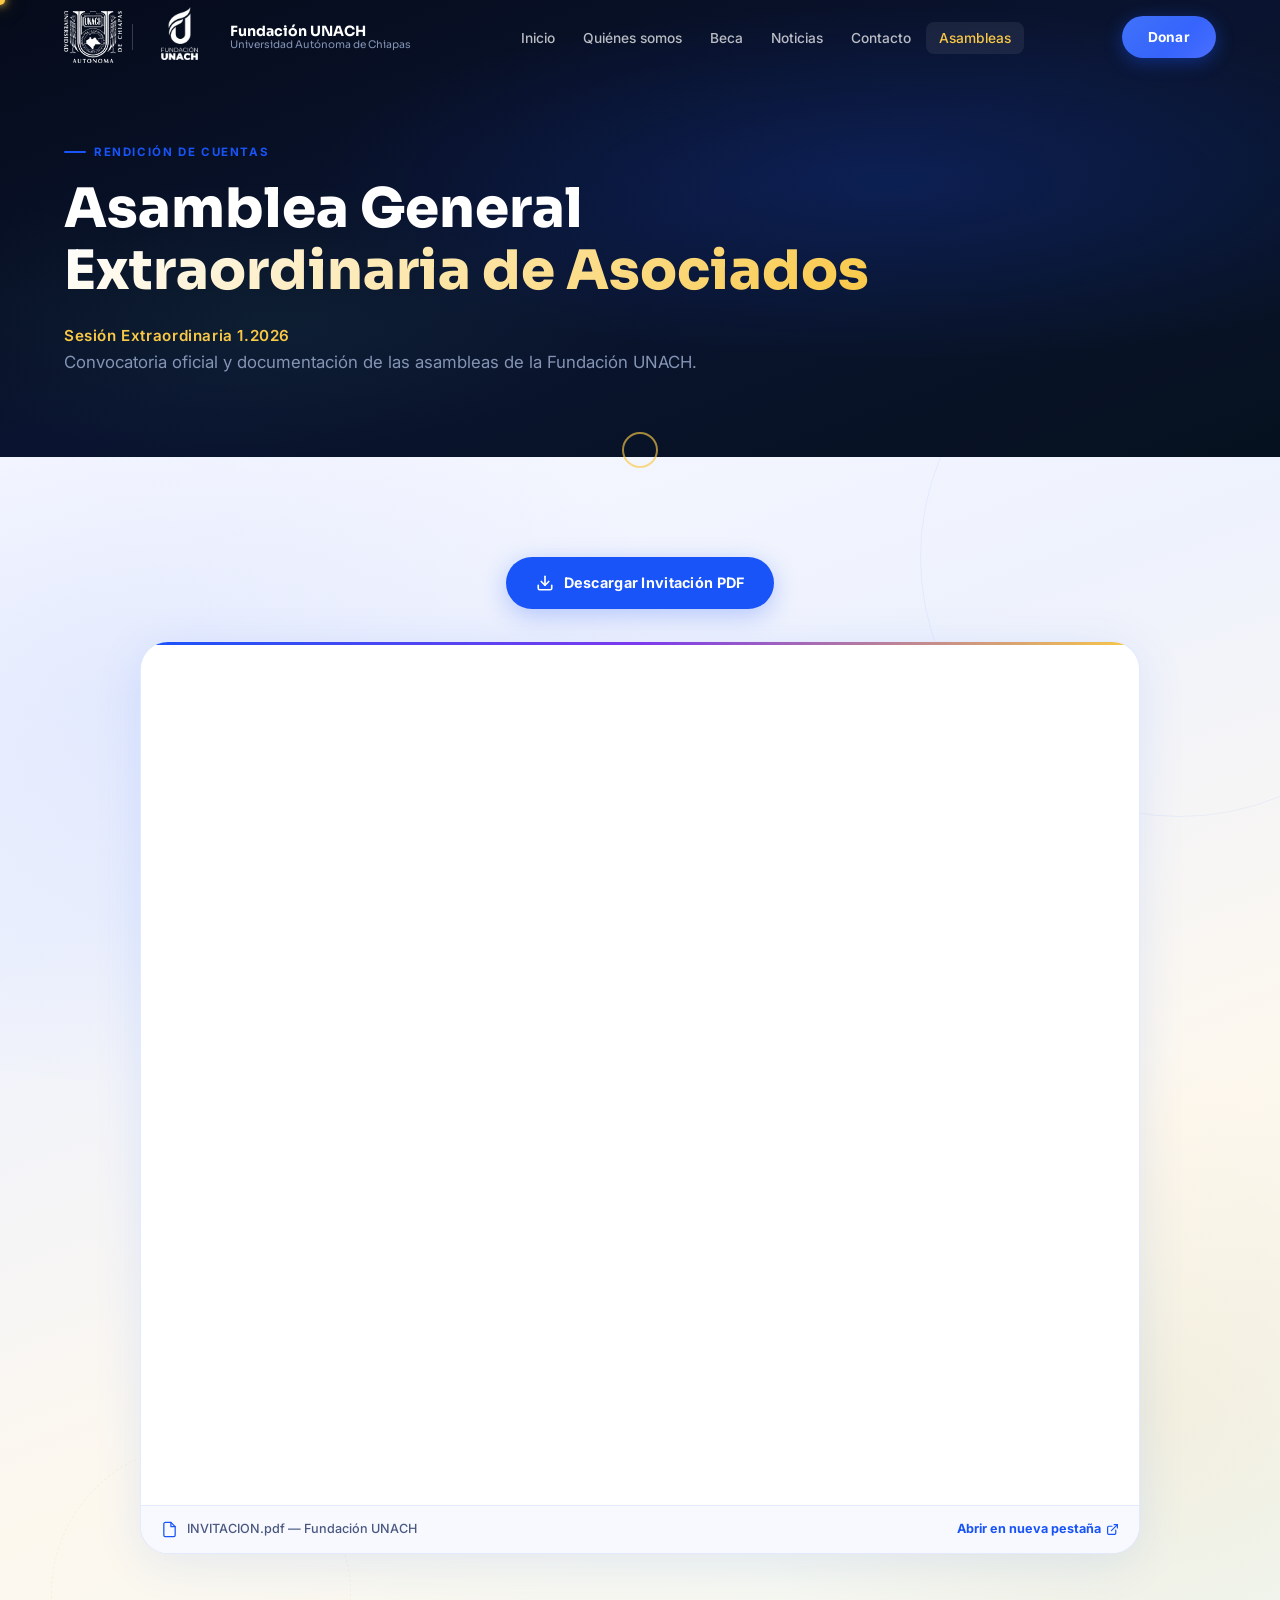
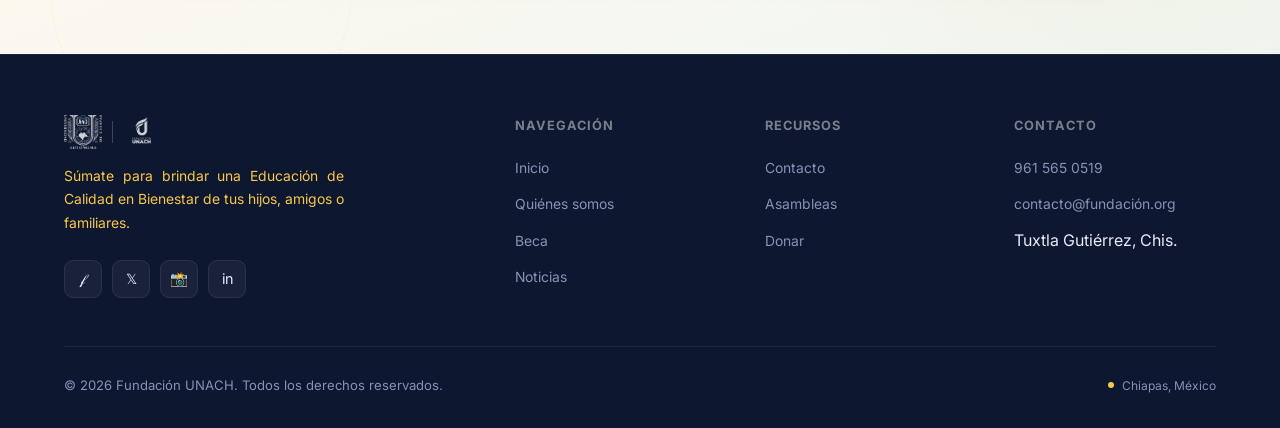
<file: asambleas.html>
<!DOCTYPE html>
<html lang="es">
<head>
  <meta charset="UTF-8" />
  <meta name="viewport" content="width=device-width, initial-scale=1.0" />
  <link rel="icon" type="image/png" href="img/ico.png" />
  <meta name="description" content="Asambleas y Transparencia – Fundación UNACH. Documentos oficiales, actas, estatutos, informes anuales y estados financieros." />
  <title>Asambleas – Fundación UNACH</title>
  <link rel="preconnect" href="https://fonts.googleapis.com" />
  <link rel="preconnect" href="https://fonts.gstatic.com" crossorigin />
  <link href="https://fonts.googleapis.com/css2?family=Inter:wght@300;400;500;600;700;800;900&family=Sora:wght@300;400;600;700;800&display=swap" rel="stylesheet" />
  <link rel="stylesheet" href="styles.css" />
  <style>
    /* ── Asambleas — single light-bg section ──────────────── */
    #asambleas-main {
      padding: 100px 0;
      background:
        radial-gradient(ellipse 80% 60% at 10% 20%, rgba(24,84,248,.07) 0%, transparent 55%),
        radial-gradient(ellipse 60% 55% at 90% 80%, rgba(201,151,42,.09) 0%, transparent 55%),
        radial-gradient(ellipse 50% 40% at 50% 50%, rgba(46,125,82,.04) 0%, transparent 60%),
        linear-gradient(160deg, #f8f9ff 0%, #eef2fd 30%, #fdf8ee 65%, #f0f7f3 100%);
      position: relative; overflow: hidden;
    }
    #asambleas-main .section-tag          { color: var(--clr-primary); }
    #asambleas-main .section-tag::before  { background: var(--clr-primary); }
    #asambleas-main .section-title        { color: #0d1730; }
    #asambleas-main .section-lead         { color: #4a5880; }
    #asambleas-main .grad-text {
      background: linear-gradient(135deg, var(--clr-primary) 0%, #7c3aed 100%);
      -webkit-background-clip: text; background-clip: text; -webkit-text-fill-color: transparent;
    }
    /* Decorative floating rings */
    #asambleas-main::before {
      content: ''; position: absolute;
      width: 520px; height: 520px; border-radius: 50%;
      border: 1px solid rgba(24,84,248,.06); top: -160px; right: -160px;
      animation: asm-spin 60s linear infinite; pointer-events: none;
    }
    #asambleas-main::after {
      content: ''; position: absolute;
      width: 300px; height: 300px; border-radius: 50%;
      border: 1px dashed rgba(201,151,42,.09); bottom: -90px; left: 4%;
      animation: asm-spin-r 44s linear infinite; pointer-events: none;
    }
    @keyframes asm-spin   { to { transform: rotate(360deg);  } }
    @keyframes asm-spin-r { to { transform: rotate(-360deg); } }

    /* Section header */
    .asm-head {
      text-align: center; max-width: 620px; margin: 0 auto 72px;
      position: relative; z-index: 1;
    }
    .asm-head .section-lead { margin-top: 14px; }

    /* Two-column grid */
    .asm-grid { display: none; }

    /* ── Left: info cards + CTA ── */
    .asm-cards { display: flex; flex-direction: column; gap: 14px; margin-bottom: 32px; }
    .asm-card {
      display: flex; gap: 16px; align-items: flex-start;
      padding: 20px 22px; border-radius: var(--radius-md);
      background: rgba(255,255,255,.72); border: 1px solid rgba(24,84,248,.12);
      box-shadow: 0 4px 20px rgba(24,84,248,.07);
      -webkit-backdrop-filter: blur(12px); backdrop-filter: blur(12px);
      transition: transform .3s var(--ease-out), box-shadow .3s;
    }
    .asm-card:hover { transform: translateY(-3px); box-shadow: 0 8px 32px rgba(24,84,248,.12); }
    .asm-card-icon {
      width: 46px; height: 46px; flex-shrink: 0; border-radius: 12px;
      background: rgba(24,84,248,.08); border: 1px solid rgba(24,84,248,.15);
      display: flex; align-items: center; justify-content: center;
    }
    .asm-card-icon svg { width: 20px; height: 20px; stroke: var(--clr-primary); stroke-width: 1.85; fill: none; stroke-linecap: round; stroke-linejoin: round; }
    .asm-card-icon.gold  { background: rgba(249,200,70,.12); border-color: rgba(249,200,70,.25); }
    .asm-card-icon.gold svg  { stroke: #c9972a; }
    .asm-card-icon.green { background: rgba(46,125,82,.1);  border-color: rgba(46,125,82,.22); }
    .asm-card-icon.green svg { stroke: #2e7d52; }
    .asm-card-body h4 { font-size: .88rem; font-weight: 700; color: #0d1730; margin-bottom: 5px; }
    .asm-card-body p  { font-size: .79rem; color: #4a5880; line-height: 1.6; }

    /* Download button */
    .asm-dl-btn {
      display: inline-flex; align-items: center; gap: 10px;
      padding: 14px 30px; border-radius: 100px;
      background: var(--clr-primary); color: #fff;
      font-size: .9rem; font-weight: 700; letter-spacing: .02em;
      text-decoration: none;
      box-shadow: 0 6px 24px rgba(24,84,248,.28);
      transition: transform .3s var(--ease-out), box-shadow .3s;
    }
    .asm-dl-btn:hover { transform: translateY(-3px); box-shadow: 0 12px 36px rgba(24,84,248,.4); }
    .asm-dl-btn svg { width: 18px; height: 18px; stroke: #fff; stroke-width: 2.2; fill: none; stroke-linecap: round; stroke-linejoin: round; }

    /* ── Right: PDF viewer card ── */
    .asm-pdf-wrap {
      border-radius: var(--radius-lg); overflow: hidden;
      border: 1px solid rgba(24,84,248,.12);
      box-shadow: 0 8px 48px rgba(24,84,248,.1), 0 0 0 1px rgba(255,255,255,.7) inset;
      background: #fff; position: relative; z-index: 1;
      max-width: 1000px; margin: 0 auto;
    }
    .asm-pdf-bar {
      height: 3px;
      background: linear-gradient(90deg, var(--clr-primary) 0%, #7c3aed 50%, var(--clr-gold) 100%);
    }
    .asm-pdf-wrap iframe { width: 100%; height: 860px; border: none; display: block; }
    .asm-pdf-footer {
      display: flex; align-items: center; justify-content: space-between;
      padding: 13px 20px; background: rgba(248,249,255,.96);
      border-top: 1px solid rgba(24,84,248,.08); gap: 12px;
    }
    .asm-pdf-fname {
      display: flex; align-items: center; gap: 9px;
    }
    .asm-pdf-fname svg { width: 17px; height: 17px; stroke: var(--clr-primary); stroke-width: 1.8; fill: none; stroke-linecap: round; stroke-linejoin: round; }
    .asm-pdf-fname span { font-size: .79rem; color: #4a5880; font-weight: 500; }
    .asm-pdf-open {
      font-size: .79rem; color: var(--clr-primary); font-weight: 700;
      text-decoration: none; display: flex; align-items: center; gap: 5px; white-space: nowrap;
    }
    .asm-pdf-open:hover { text-decoration: underline; }
    .asm-pdf-open svg { width: 13px; height: 13px; stroke: var(--clr-primary); stroke-width: 2.2; fill: none; stroke-linecap: round; stroke-linejoin: round; }

    /* Responsive */
    @media (max-width: 1024px) {
      .asm-grid { grid-template-columns: 1fr; gap: 36px; }
      .asm-pdf-wrap iframe { height: 600px; }
    }
    @media (max-width: 640px) {
      .asm-pdf-wrap iframe { height: 420px; }
      .asm-dl-btn { width: 100%; justify-content: center; }
    }
  </style>
</head>
<body>
  <div id="cursor-dot"></div>
  <div id="cursor-ring"></div>

  <!-- NAVBAR -->
  <nav id="navbar">
    <div class="container">
      <div class="nav-inner">
        <a href="index.html" class="nav-brand">
          <div class="nav-brand-logos">
            <img src="img/UNACH.png" alt="UNACH" />
            <div class="nav-brand-sep"></div>
            <img src="img/logofun.png" alt="Fundación UNACH" />
          </div>
          <div class="nav-name">Fundación UNACH <span>Universidad Autónoma de Chiapas</span></div>
        </a>
        <ul class="nav-links">
          <li><a href="index.html">Inicio</a></li>
          <li><a href="quienes-somos.html">Quiénes somos</a></li>
          <li><a href="beca.html">Beca</a></li>
          <li><a href="noticias.html">Noticias</a></li>
          <li><a href="contacto.html">Contacto</a></li>
          <li><a href="asambleas.html" class="active">Asambleas</a></li>
        </ul>
        <div class="nav-actions">
          <a href="donar.html" class="nav-cta-donar">Donar</a>
        </div>
        <button class="hamburger" id="hamburger" aria-label="Abrir menú" aria-expanded="false">
          <span></span><span></span><span></span>
        </button>
      </div>
    </div>
  </nav>

  <!-- Mobile nav -->
  <div class="nav-mobile" id="navMobile" role="dialog" aria-modal="true">
    <button class="nav-mobile-close" id="navClose" aria-label="Cerrar menú">✕</button>
    <a href="index.html"           onclick="closeMob()">Inicio</a>
    <a href="quienes-somos.html"   onclick="closeMob()">Quiénes somos</a>
    <a href="beca.html"            onclick="closeMob()">Beca</a>
    <a href="noticias.html" onclick="closeMob()">Noticias</a>
    <a href="contacto.html"        onclick="closeMob()">Contacto</a>
    <a href="asambleas.html"       onclick="closeMob()">Asambleas</a>
    <a href="donar.html" class="nav-mobile-donar" onclick="closeMob()">Donar</a>
  </div>

  <!-- PAGE HERO -->
  <div class="page-hero">
    <div class="page-hero-bg"></div>
    <div class="container">
      <span class="section-tag">Rendición de Cuentas</span>
      <h1 class="section-title page-hero-title">
        Asamblea General<br /><span class="grad-text">Extraordinaria de Asociados</span>
      </h1>
      <p style="margin-top:10px; font-size:.95rem; color:var(--clr-gold); font-weight:600; letter-spacing:.04em;">Sesión Extraordinaria 1.2026</p>
      <p class="section-lead">
        Convocatoria oficial y documentación de las asambleas de la Fundación UNACH.
      </p>
    </div>
  </div>

  <!-- ASAMBLEAS MAIN -->
  <section id="asambleas-main">
    <div class="container">

      <!-- Download button -->
      <div style="text-align:center; margin-bottom:32px; position:relative; z-index:1;">
        <a href="img/INVITACION.pdf" download class="asm-dl-btn reveal">
          <svg viewBox="0 0 24 24"><path d="M21 15v4a2 2 0 0 1-2 2H5a2 2 0 0 1-2-2v-4"/><polyline points="7 10 12 15 17 10"/><line x1="12" y1="15" x2="12" y2="3"/></svg>
          Descargar Invitación PDF
        </a>
      </div>

      <!-- PDF viewer -->
      <div class="asm-pdf-wrap reveal reveal-delay-1">
          <div class="asm-pdf-bar"></div>
          <iframe
            src="img/INVITACION.pdf"
            title="Invitación a la Asamblea General — Fundación UNACH"
          ></iframe>
          <div class="asm-pdf-footer">
            <div class="asm-pdf-fname">
              <svg viewBox="0 0 24 24"><path d="M14 2H6a2 2 0 0 0-2 2v16a2 2 0 0 0 2 2h12a2 2 0 0 0 2-2V8z"/><polyline points="14 2 14 8 20 8"/></svg>
              <span>INVITACION.pdf — Fundación UNACH</span>
            </div>
            <a href="img/INVITACION.pdf" target="_blank" rel="noopener noreferrer" class="asm-pdf-open">
              Abrir en nueva pestaña
              <svg viewBox="0 0 24 24"><path d="M18 13v6a2 2 0 0 1-2 2H5a2 2 0 0 1-2-2V8a2 2 0 0 1 2-2h6"/><polyline points="15 3 21 3 21 9"/><line x1="10" y1="14" x2="21" y2="3"/></svg>
            </a>
          </div>
        </div>

    </div>
  </section>

  <!-- FOOTER -->
  <footer>
    <div class="container">
      <div class="footer-grid">
        <div class="footer-brand">
          <div class="footer-brand-logos">
            <img src="img/UNACH.png" alt="UNACH" /><div class="nav-brand-sep"></div><img src="img/logofun.png" alt="Fundación UNACH" />
          </div>
          <p style="color:var(--clr-gold)">Súmate para brindar una Educación de Calidad en Bienestar de tus hijos, amigos o familiares.</p>
          <div class="footer-socials">
            <a href="#" class="social-btn" aria-label="Facebook">𝒻</a>
            <a href="#" class="social-btn" aria-label="X">𝕏</a>
            <a href="#" class="social-btn" aria-label="Instagram">📸</a>
            <a href="#" class="social-btn" aria-label="LinkedIn">in</a>
          </div>
        </div>
        <div class="footer-col">
          <h5>Navegación</h5>
          <ul>
            <li><a href="index.html">Inicio</a></li>
            <li><a href="quienes-somos.html">Quiénes somos</a></li>
            <li><a href="beca.html">Beca</a></li>
            <li><a href="noticias.html">Noticias</a></li>
          </ul>
        </div>
        <div class="footer-col">
          <h5>Recursos</h5>
          <ul>
            <li><a href="contacto.html">Contacto</a></li>
            <li><a href="asambleas.html">Asambleas</a></li>
            <li><a href="contacto.html">Donar</a></li>
          </ul>
        </div>
        <div class="footer-col">
          <h5>Contacto</h5>
          <ul>
            <li><a href="tel:9615650519">961 565 0519</a></li>
            <li><a href="mailto:contacto@fundación.org">contacto@fundación.org</a></li>
            <li><span>Tuxtla Gutiérrez, Chis.</span></li>
          </ul>
        </div>
      </div>
      <div class="footer-bottom">
        <p class="footer-copy">© 2026 Fundación UNACH. Todos los derechos reservados.</p>
        <div class="footer-badge"><span class="footer-badge-dot"></span>Chiapas, México</div>
      </div>
    </div>
  </footer>

  <button id="btt" aria-label="Volver arriba">
    <svg viewBox="0 0 24 24"><path d="M12 19V5M5 12l7-7 7 7"/></svg>
  </button>

  <script>
    const navbar = document.getElementById('navbar');
    const btt    = document.getElementById('btt');
    window.addEventListener('scroll', () => {
      navbar.classList.toggle('scrolled', window.scrollY > 40);
      btt.classList.toggle('show', window.scrollY > 400);
    }, { passive: true });
    btt.addEventListener('click', () => window.scrollTo({ top: 0, behavior: 'smooth' }));
    const hamburger = document.getElementById('hamburger');
    const navMobile = document.getElementById('navMobile');
    const navClose  = document.getElementById('navClose');
    function openMob()  { hamburger.classList.add('open'); navMobile.classList.add('open'); document.body.style.overflow = 'hidden'; }
    function closeMob() { hamburger.classList.remove('open'); navMobile.classList.remove('open'); document.body.style.overflow = ''; }
    hamburger.addEventListener('click', () => hamburger.classList.contains('open') ? closeMob() : openMob());
    navClose.addEventListener('click', closeMob);
    const revealObs = new IntersectionObserver(entries => {
      entries.forEach(e => { if (e.isIntersecting) { e.target.classList.add('visible'); revealObs.unobserve(e.target); } });
    }, { threshold: 0.1 });
    document.querySelectorAll('.reveal').forEach(el => revealObs.observe(el));
    /* Custom cursor */
    (function(){
      const dot  = document.getElementById('cursor-dot');
      const ring = document.getElementById('cursor-ring');
      let rx = window.innerWidth/2, ry = window.innerHeight/2;
      let dx = rx, dy = ry;
      const lerp = (a,b,t) => a + (b-a)*t;
      function tick(){
        dx = lerp(dx, rx, 0.18);
        dy = lerp(dy, ry, 0.18);
        ring.style.transform = `translate(calc(${dx}px - 50%), calc(${dy}px - 50%))`;
        requestAnimationFrame(tick);
      }
      tick();
      document.addEventListener('mousemove', e => {
        rx = e.clientX; ry = e.clientY;
        dot.style.transform  = `translate(calc(${rx}px - 50%), calc(${ry}px - 50%))`;
        dot.classList.remove('hidden'); ring.classList.remove('hidden');
      });
      document.addEventListener('mouseleave', () => { dot.classList.add('hidden'); ring.classList.add('hidden'); });
      document.addEventListener('mouseenter', () => { dot.classList.remove('hidden'); ring.classList.remove('hidden'); });
      document.querySelectorAll('a,button,[role="button"]').forEach(el => {
        el.addEventListener('mouseenter', () => document.body.classList.add('cursor-hover'));
        el.addEventListener('mouseleave', () => document.body.classList.remove('cursor-hover'));
      });
      document.addEventListener('mousedown', () => document.body.classList.add('cursor-click'));
      document.addEventListener('mouseup',   () => document.body.classList.remove('cursor-click'));
    })();
  </script>
</body>
</html>
</file>
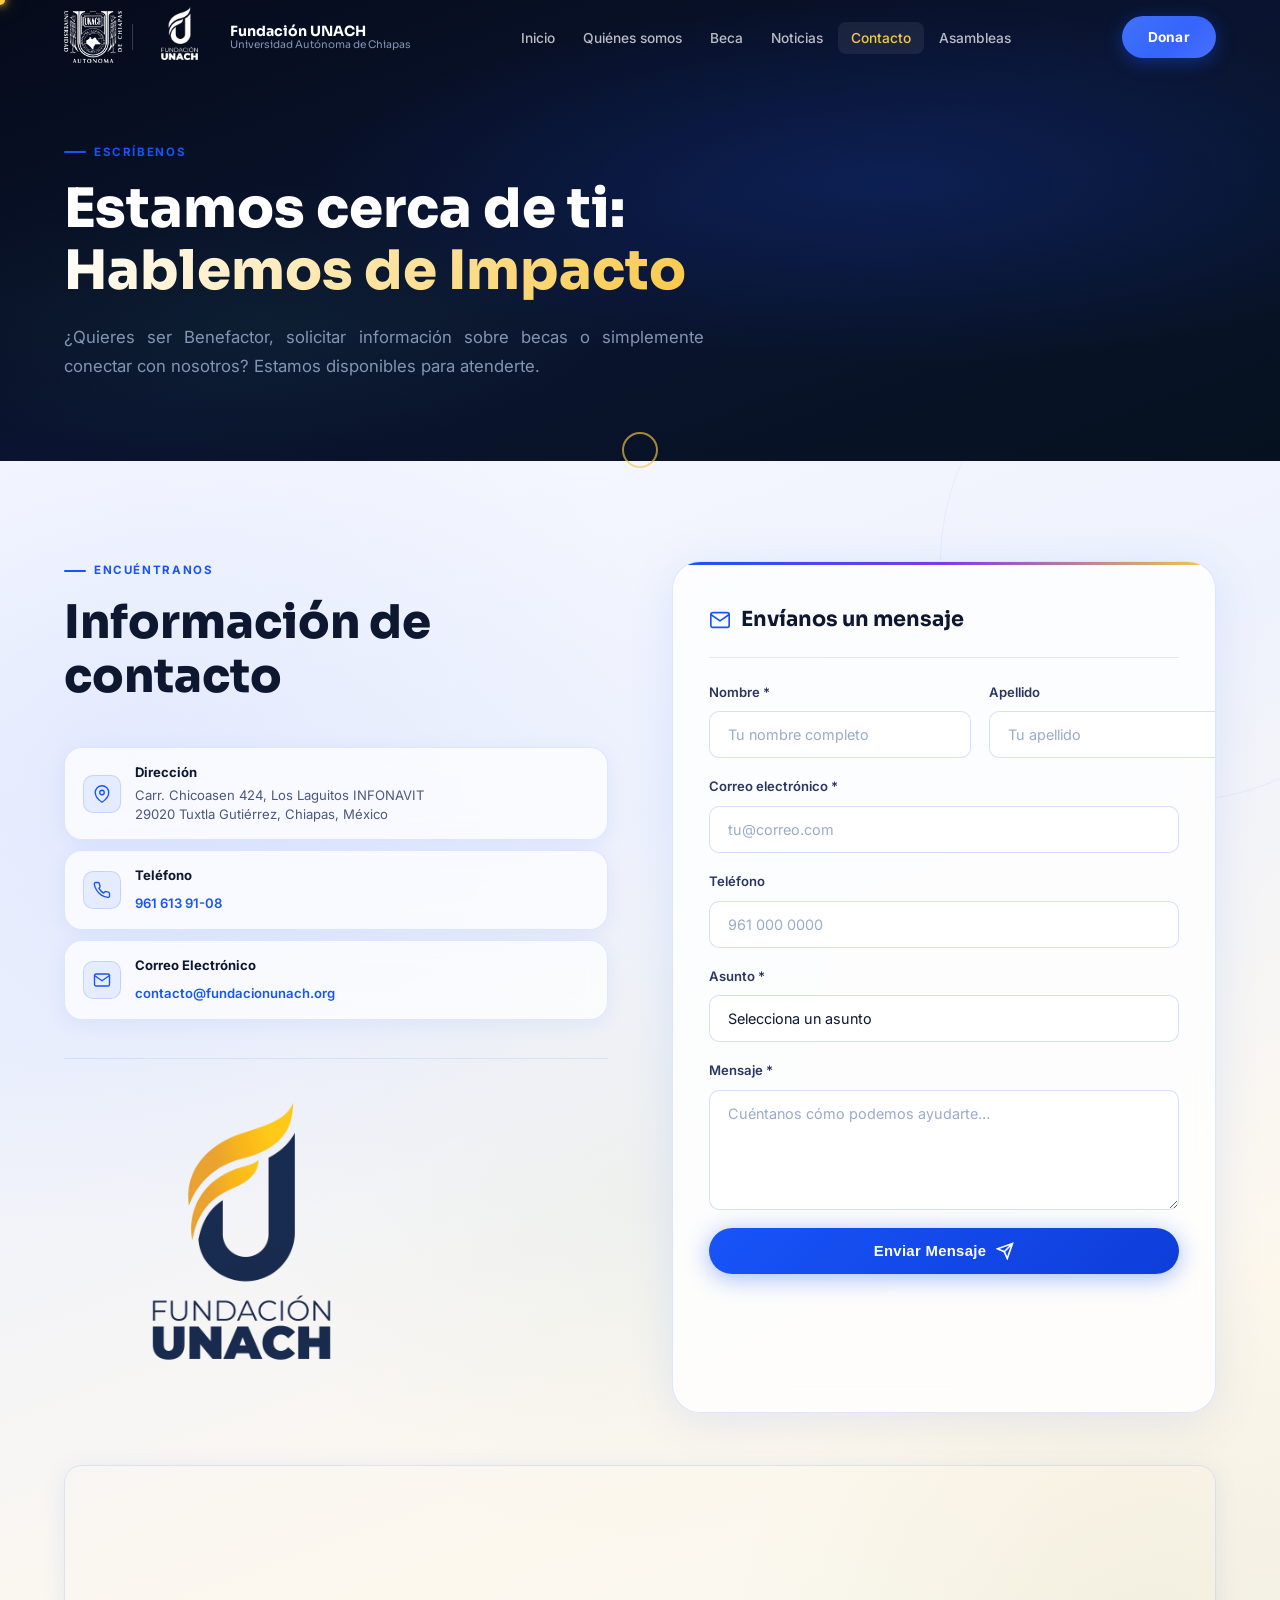
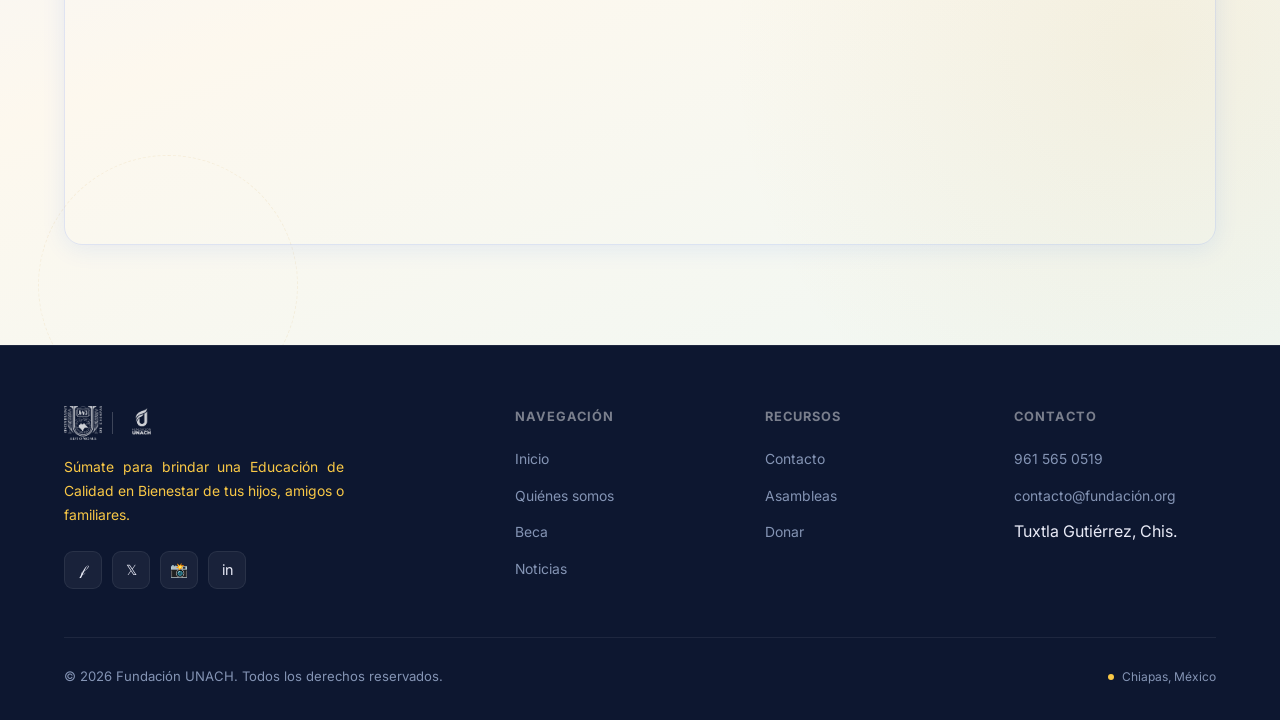
<file: contacto.html>
<!DOCTYPE html>
<html lang="es">
<head>
  <meta charset="UTF-8" />
  <meta name="viewport" content="width=device-width, initial-scale=1.0" />
  <link rel="icon" type="image/png" href="img/ico.png" />
  <meta name="description" content="Contacta a Fundación UNACH – Teléfono, correo y formulario de contacto. Tuxtla Gutiérrez, Chiapas. También puedes realizar tu donación aquí." />
  <title>Contacto – Fundación UNACH</title>
  <link rel="preconnect" href="https://fonts.googleapis.com" />
  <link rel="preconnect" href="https://fonts.gstatic.com" crossorigin />
  <link href="https://fonts.googleapis.com/css2?family=Inter:wght@300;400;500;600;700;800;900&family=Sora:wght@300;400;600;700;800&display=swap" rel="stylesheet" />
  <link rel="stylesheet" href="styles.css" />
  <style>
    /* ── Contact section — light bg ──────────────────────── */
    #contacto {
      padding: 100px 0;
      background:
        radial-gradient(ellipse 80% 60% at 10% 20%, rgba(24,84,248,.07) 0%, transparent 55%),
        radial-gradient(ellipse 60% 55% at 90% 80%, rgba(201,151,42,.09) 0%, transparent 55%),
        radial-gradient(ellipse 50% 40% at 50% 50%, rgba(46,125,82,.04) 0%, transparent 60%),
        linear-gradient(160deg, #f8f9ff 0%, #eef2fd 30%, #fdf8ee 65%, #f0f7f3 100%);
      position: relative; overflow: hidden;
    }
    #contacto .section-tag { color: var(--clr-primary); }
    #contacto .section-tag::before { background: var(--clr-primary); }
    #contacto .section-title { color: #0d1730; }
    #contacto .grad-text {
      background: linear-gradient(135deg, var(--clr-primary) 0%, #7c3aed 100%);
      -webkit-background-clip: text; background-clip: text; -webkit-text-fill-color: transparent;
    }
    /* Subtle floating rings for depth */
    #contacto::before {
      content: '';
      position: absolute; width: 480px; height: 480px; border-radius: 50%;
      border: 1px solid rgba(24,84,248,.06); top: -140px; right: -140px;
      animation: deco-spin 55s linear infinite; pointer-events: none;
    }
    #contacto::after {
      content: '';
      position: absolute; width: 260px; height: 260px; border-radius: 50%;
      border: 1px dashed rgba(201,151,42,.1); bottom: -70px; left: 3%;
      animation: deco-spin-r 38s linear infinite; pointer-events: none;
    }
    .contact-grid { display: grid; grid-template-columns: 1fr 1fr; gap: 64px; position: relative; z-index: 1; }
    .contact-info-cards { display: flex; flex-direction: column; gap: 10px; margin-top: 24px; }
    .contact-info-card {
      display: flex; gap: 14px; align-items: center; padding: 14px 18px;
      border-radius: var(--radius-md);
      background: rgba(255,255,255,.72);
      border: 1px solid rgba(24,84,248,.12);
      box-shadow: 0 4px 20px rgba(24,84,248,.07);
      -webkit-backdrop-filter: blur(12px); backdrop-filter: blur(12px);
      transition: transform .3s var(--ease-out), box-shadow .3s;
    }
    .contact-info-card:hover { transform: translateY(-4px); box-shadow: 0 8px 36px rgba(24,84,248,.13); }
    .c-icon {
      width: 38px; height: 38px; flex-shrink: 0; border-radius: 10px;
      background: rgba(24,84,248,.08); border: 1px solid rgba(24,84,248,.16);
      display: flex; align-items: center; justify-content: center;
    }
    .c-icon svg { width: 18px; height: 18px; stroke: var(--clr-primary); stroke-width: 1.8; fill: none; stroke-linecap: round; stroke-linejoin: round; }
    .c-text h4 { font-size: .82rem; font-weight: 700; color: #0d1730; margin-bottom: 2px; }
    .c-text p, .c-text a { font-size: .82rem; color: #4a5880; line-height: 1.5; transition: color .2s; }
    .c-text a { font-weight: 600; color: var(--clr-primary); }
    .c-text a:hover { color: #7c3aed; text-decoration: underline; }
    /* Stretch left column to match form card height */
    .contact-grid > div:first-child { display: flex; flex-direction: column; }
    .contact-info-cards { flex: 1; justify-content: flex-start; }
    .contact-info-card { flex: none; }
    .contact-logo-bottom { margin-top: 28px; padding-top: 24px; border-top: 1px solid rgba(24,84,248,.1); display: flex; align-items: center; }
    .contact-logo-bottom img { height: 330px; opacity: .9; }
    .map-embed-full {
      margin-top: 52px; border-radius: var(--radius-md); overflow: hidden;
      border: 1px solid rgba(24,84,248,.12);
      box-shadow: 0 4px 24px rgba(24,84,248,.09);
      height: 380px;
      position: relative; z-index: 1;
    }
    .map-embed-full iframe { width: 100%; height: 100%; border: none; display: block; }

    /* Form on light bg */
    .contact-form { display: flex; flex-direction: column; gap: 18px; }
    .form-group { display: flex; flex-direction: column; gap: 8px; }
    .form-row { display: grid; grid-template-columns: 1fr 1fr; gap: 18px; }
    .form-group label { font-size: .82rem; font-weight: 600; color: #2a3660; }
    .form-group input,
    .form-group textarea,
    .form-group select {
      padding: 14px 18px; border-radius: var(--radius-sm);
      border: 1px solid rgba(24,84,248,.18);
      background: rgba(255,255,255,.85); color: #0d1730;
      font-family: var(--font-sans); font-size: .9rem; outline: none;
      transition: border-color .25s, background .25s, box-shadow .25s;
      appearance: none;
    }
    .form-group input::placeholder,
    .form-group textarea::placeholder { color: #9aabca; }
    .form-group input:focus,
    .form-group textarea:focus,
    .form-group select:focus {
      border-color: var(--clr-primary);
      background: rgba(255,255,255,1);
      box-shadow: 0 0 0 3px rgba(24,84,248,.1);
    }
    .form-group textarea { resize: vertical; min-height: 120px; }
    .form-group select option { background: #fff; color: #0d1730; }
    .form-success {
      display: none; padding: 16px 20px; border-radius: var(--radius-sm);
      background: rgba(46,125,82,.10); border: 1px solid rgba(46,125,82,.25);
      color: #1a6640; font-size: .9rem; font-weight: 600;
    }
    .form-card {
      padding: 40px 36px; border-radius: var(--radius-lg);
      background: rgba(255,255,255,.8);
      border: 1px solid rgba(24,84,248,.14);
      box-shadow: 0 8px 48px rgba(24,84,248,.1), 0 0 0 1px rgba(255,255,255,.6) inset;
      -webkit-backdrop-filter: blur(18px); backdrop-filter: blur(18px);
      position: relative; overflow: hidden;
    }
    .form-card::before {
      content: '';
      position: absolute; top: 0; left: 0; right: 0; height: 3px;
      background: linear-gradient(90deg, var(--clr-primary) 0%, #7c3aed 50%, var(--clr-gold) 100%);
      border-radius: var(--radius-lg) var(--radius-lg) 0 0;
    }
    .form-card-title {
      font-family: var(--font-display); font-size: 1.3rem; font-weight: 700; color: #0d1730;
      margin-bottom: 24px; padding-bottom: 20px;
      border-bottom: 1px solid rgba(24,84,248,.12);
      display: flex; align-items: center; gap: 10px;
    }
    .form-card-title svg {
      width: 22px; height: 22px; stroke: var(--clr-primary); stroke-width: 1.8;
      fill: none; stroke-linecap: round; stroke-linejoin: round; flex-shrink: 0;
    }
    @keyframes deco-spin   { to { transform: rotate(360deg);  } }
    @keyframes deco-spin-r { to { transform: rotate(-360deg); } }

    /* Donar section */
    .donar-section {
      padding: 80px 0;
      background: linear-gradient(160deg, var(--clr-surface) 0%, var(--clr-bg) 100%);
    }
    .donar-inner {
      display: grid; grid-template-columns: 1fr 1fr; gap: 48px; align-items: center;
    }
    .donar-options { display: flex; flex-direction: column; gap: 16px; margin-top: 32px; }
    .donar-option {
      display: flex; align-items: center; gap: 18px; padding: 20px 22px;
      border-radius: var(--radius-md); background: rgba(255,255,255,.03); border: 1px solid var(--clr-border);
      transition: border-color .3s, background .3s, transform .3s var(--ease-out);
    }
    .donar-option:hover { border-color: rgba(249,200,70,.35); background: rgba(249,200,70,.05); transform: translateX(6px); }
    .donar-opt-icon { font-size: 1.8rem; }
    .donar-opt-text h4 { font-size: .93rem; font-weight: 700; color: #fff; margin-bottom: 2px; }
    .donar-opt-text p  { font-size: .82rem; color: var(--clr-muted); }
    .donar-highlight {
      padding: 40px 36px; border-radius: var(--radius-lg);
      background: linear-gradient(135deg, rgba(249,200,70,.12), rgba(201,151,42,.08));
      border: 1px solid rgba(249,200,70,.25); text-align: center;
    }
    .donar-highlight h3 { font-family: var(--font-display); font-size: 1.5rem; font-weight: 800; color: #fff; margin-bottom: 12px; }
    .donar-highlight p  { color: var(--clr-muted); font-size: .9rem; line-height: 1.7; margin-bottom: 28px; }

    @media(max-width:1024px){
      .contact-grid{grid-template-columns:1fr;gap:48px}
      .donar-inner{grid-template-columns:1fr;gap:32px}
    }
    @media(max-width:600px){
      .form-row{grid-template-columns:1fr}
    }
  </style>
</head>
<body>
  <div id="cursor-dot"></div>
  <div id="cursor-ring"></div>

  <!-- NAVBAR -->
  <nav id="navbar">
    <div class="container">
      <div class="nav-inner">
        <a href="index.html" class="nav-brand">
          <div class="nav-brand-logos">
            <img src="img/UNACH.png" alt="UNACH" />
            <div class="nav-brand-sep"></div>
            <img src="img/logofun.png" alt="Fundación UNACH" />
          </div>
          <div class="nav-name">Fundación UNACH <span>Universidad Autónoma de Chiapas</span></div>
        </a>
        <ul class="nav-links">
          <li><a href="index.html">Inicio</a></li>
          <li><a href="quienes-somos.html">Quiénes somos</a></li>
          <li><a href="beca.html">Beca</a></li>
          <li><a href="noticias.html">Noticias</a></li>
          <li><a href="contacto.html" class="active">Contacto</a></li>
          <li><a href="asambleas.html">Asambleas</a></li>
        </ul>
        <div class="nav-actions">
          <a href="donar.html" class="nav-cta-donar">Donar</a>
        </div>
        <button class="hamburger" id="hamburger" aria-label="Abrir menú" aria-expanded="false">
          <span></span><span></span><span></span>
        </button>
      </div>
    </div>
  </nav>

  <!-- Mobile nav -->
  <div class="nav-mobile" id="navMobile" role="dialog" aria-modal="true">
    <button class="nav-mobile-close" id="navClose" aria-label="Cerrar menú">✕</button>
    <a href="index.html"           onclick="closeMob()">Inicio</a>
    <a href="quienes-somos.html"   onclick="closeMob()">Quiénes somos</a>
    <a href="beca.html"            onclick="closeMob()">Beca</a>
    <a href="noticias.html" onclick="closeMob()">Noticias</a>
    <a href="contacto.html"        onclick="closeMob()">Contacto</a>
    <a href="asambleas.html"       onclick="closeMob()">Asambleas</a>
    <a href="donar.html" class="nav-mobile-donar" onclick="closeMob()">Donar</a>
  </div>

  <!-- PAGE HERO -->
  <div class="page-hero">
    <div class="page-hero-bg"></div>
    <div class="container">
      <span class="section-tag">Escríbenos</span>
      <h1 class="section-title page-hero-title">
        Estamos cerca de ti:<br /><span class="grad-text">Hablemos de Impacto</span>
      </h1>
      <p class="section-lead">
        ¿Quieres ser Benefactor, solicitar información sobre becas o simplemente
        conectar con nosotros? Estamos disponibles para atenderte.
      </p>
    </div>
  </div>

  <!-- CONTACTO -->
  <section id="contacto">
    <div class="container">
      <div class="contact-grid">

        <!-- Info -->
        <div>
          <span class="section-tag reveal">Encuéntranos</span>
          <h2 class="section-title reveal reveal-delay-1">Información de contacto</h2>

          <div class="contact-info-cards">
            <div class="contact-info-card reveal reveal-delay-1">
              <div class="c-icon">
                <svg viewBox="0 0 24 24"><path d="M21 10c0 7-9 13-9 13S3 17 3 10a9 9 0 0 1 18 0z"/><circle cx="12" cy="10" r="3"/></svg>
              </div>
              <div class="c-text">
                <h4>Dirección</h4>
                <p>Carr. Chicoasen 424, Los Laguitos INFONAVIT<br />29020 Tuxtla Gutiérrez, Chiapas, México</p>
              </div>
            </div>
            <div class="contact-info-card reveal reveal-delay-2">
              <div class="c-icon">
                <svg viewBox="0 0 24 24"><path d="M22 16.92v3a2 2 0 0 1-2.18 2 19.79 19.79 0 0 1-8.63-3.07A19.5 19.5 0 0 1 4.69 12 19.79 19.79 0 0 1 1.6 3.44 2 2 0 0 1 3.58 2h3a2 2 0 0 1 2 1.72c.127.96.361 1.903.7 2.81a2 2 0 0 1-.45 2.11L7.91 9.91a16 16 0 0 0 6.18 6.18l1.47-1.47a2 2 0 0 1 2.11-.45c.907.339 1.85.573 2.81.7A2 2 0 0 1 22 16.92z"/></svg>
              </div>
              <div class="c-text">
                <h4>Teléfono</h4>
                <a href="tel:9616139108">961 613 91-08</a>
              </div>
            </div>
            <div class="contact-info-card reveal reveal-delay-3">
              <div class="c-icon">
                <svg viewBox="0 0 24 24"><path d="M4 4h16c1.1 0 2 .9 2 2v12c0 1.1-.9 2-2 2H4c-1.1 0-2-.9-2-2V6c0-1.1.9-2 2-2z"/><polyline points="22,6 12,13 2,6"/></svg>
              </div>
              <div class="c-text">
                <h4>Correo Electrónico</h4>
                <a href="mailto:contacto@fundacionunach.org">contacto@fundacionunach.org</a>
              </div>
            </div>

            <div class="contact-logo-bottom">
              <img src="img/logofun.png" alt="Fundación UNACH" />
            </div>

          </div>

        </div>

        <!-- Form -->
        <div class="form-card reveal">
          <div class="form-card-title">
            <svg viewBox="0 0 24 24"><path d="M4 4h16c1.1 0 2 .9 2 2v12c0 1.1-.9 2-2 2H4c-1.1 0-2-.9-2-2V6c0-1.1.9-2 2-2z"/><polyline points="22,6 12,13 2,6"/></svg>
            Envíanos un mensaje
          </div>
          <form class="contact-form" id="contactForm" novalidate>
            <div class="form-row">
              <div class="form-group">
                <label for="nombre">Nombre *</label>
                <input type="text" id="nombre" name="nombre" placeholder="Tu nombre completo" required />
              </div>
              <div class="form-group">
                <label for="apellido">Apellido</label>
                <input type="text" id="apellido" name="apellido" placeholder="Tu apellido" />
              </div>
            </div>
            <div class="form-group">
              <label for="email">Correo electrónico *</label>
              <input type="email" id="email" name="email" placeholder="tu@correo.com" required />
            </div>
            <div class="form-group">
              <label for="telefono">Teléfono</label>
              <input type="tel" id="telefono" name="telefono" placeholder="961 000 0000" />
            </div>
            <div class="form-group">
              <label for="asunto">Asunto *</label>
              <select id="asunto" name="asunto" required>
                <option value="" disabled selected>Selecciona un asunto</option>
                <option value="beca">Solicitud de Beca</option>
                <option value="benefactor">Quiero ser Benefactor</option>
                <option value="donacion">Realizar una Donación</option>
                <option value="alianza">Alianza Estratégica</option>
                <option value="otro">Otro</option>
              </select>
            </div>
            <div class="form-group">
              <label for="mensaje">Mensaje *</label>
              <textarea id="mensaje" name="mensaje" placeholder="Cuéntanos cómo podemos ayudarte…" required></textarea>
            </div>
            <button type="submit" class="btn btn-primary btn-full">
              Enviar Mensaje
              <svg width="18" height="18" fill="none" stroke="currentColor" stroke-width="2.2" stroke-linecap="round" viewBox="0 0 24 24"><path d="M22 2L11 13M22 2L15 22l-4-9-9-4 20-7z"/></svg>
            </button>
            <div class="form-success" id="formSuccess">
              ✅ ¡Mensaje enviado con éxito! Te contactaremos pronto.
            </div>
          </form>
        </div>

      </div>

      <!-- Full-width map -->
      <div class="map-embed-full reveal">
        <iframe
          src="https://www.google.com/maps/embed?pb=!1m18!1m12!1m3!1d3820.4567!2d-93.1223!3d16.7523!2m3!1f0!2f0!3f0!3m2!1i1024!2i768!4f13.1!3m3!1m2!1s0x85ecd8e0f59d9ddd%3A0x8a0a2c1e1c1b2d3e!2sCarr.%20Chicoasen%20424%2C%20Los%20Laguitos%20INFONAVIT%2C%2029020%20Tuxtla%20Guti%C3%A9rrez%2C%20Chis.!5e0!3m2!1ses!2smx!4v1700000000000"
          allowfullscreen="" loading="lazy" referrerpolicy="strict-origin-when-cross-origin"
          title="Ubicación Fundación UNACH"></iframe>
      </div>
    </div>
  </section>

  <!-- FOOTER -->
  <footer>
    <div class="container">
      <div class="footer-grid">
        <div class="footer-brand">
          <div class="footer-brand-logos">
            <img src="img/UNACH.png" alt="UNACH" /><div class="nav-brand-sep"></div><img src="img/logofun.png" alt="Fundación UNACH" />
          </div>
          <p style="color:var(--clr-gold)">Súmate para brindar una Educación de Calidad en Bienestar de tus hijos, amigos o familiares.</p>
          <div class="footer-socials">
            <a href="#" class="social-btn" aria-label="Facebook">𝒻</a>
            <a href="#" class="social-btn" aria-label="X">𝕏</a>
            <a href="#" class="social-btn" aria-label="Instagram">📸</a>
            <a href="#" class="social-btn" aria-label="LinkedIn">in</a>
          </div>
        </div>
        <div class="footer-col">
          <h5>Navegación</h5>
          <ul>
            <li><a href="index.html">Inicio</a></li>
            <li><a href="quienes-somos.html">Quiénes somos</a></li>
            <li><a href="beca.html">Beca</a></li>
            <li><a href="noticias.html">Noticias</a></li>
          </ul>
        </div>
        <div class="footer-col">
          <h5>Recursos</h5>
          <ul>
            <li><a href="contacto.html">Contacto</a></li>
            <li><a href="asambleas.html">Asambleas</a></li>
            <li><a href="contacto.html">Donar</a></li>
          </ul>
        </div>
        <div class="footer-col">
          <h5>Contacto</h5>
          <ul>
            <li><a href="tel:9615650519">961 565 0519</a></li>
            <li><a href="mailto:contacto@fundación.org">contacto@fundación.org</a></li>
            <li><span>Tuxtla Gutiérrez, Chis.</span></li>
          </ul>
        </div>
      </div>
      <div class="footer-bottom">
        <p class="footer-copy">© 2026 Fundación UNACH. Todos los derechos reservados.</p>
        <div class="footer-badge"><span class="footer-badge-dot"></span>Chiapas, México</div>
      </div>
    </div>
  </footer>

  <button id="btt" aria-label="Volver arriba">
    <svg viewBox="0 0 24 24"><path d="M12 19V5M5 12l7-7 7 7"/></svg>
  </button>

  <script>
    const navbar = document.getElementById('navbar');
    const btt    = document.getElementById('btt');
    window.addEventListener('scroll', () => {
      navbar.classList.toggle('scrolled', window.scrollY > 40);
      btt.classList.toggle('show', window.scrollY > 400);
    }, { passive: true });
    btt.addEventListener('click', () => window.scrollTo({ top: 0, behavior: 'smooth' }));
    const hamburger = document.getElementById('hamburger');
    const navMobile = document.getElementById('navMobile');
    const navClose  = document.getElementById('navClose');
    function openMob()  { hamburger.classList.add('open'); navMobile.classList.add('open'); document.body.style.overflow = 'hidden'; }
    function closeMob() { hamburger.classList.remove('open'); navMobile.classList.remove('open'); document.body.style.overflow = ''; }
    hamburger.addEventListener('click', () => hamburger.classList.contains('open') ? closeMob() : openMob());
    navClose.addEventListener('click', closeMob);
    const revealObs = new IntersectionObserver(entries => {
      entries.forEach(e => { if (e.isIntersecting) { e.target.classList.add('visible'); revealObs.unobserve(e.target); } });
    }, { threshold: 0.1 });
    document.querySelectorAll('.reveal').forEach(el => revealObs.observe(el));
    /* Form */
    document.getElementById('contactForm').addEventListener('submit', function(e) {
      e.preventDefault();
      const nombre  = document.getElementById('nombre').value.trim();
      const email   = document.getElementById('email').value.trim();
      const asunto  = document.getElementById('asunto').value;
      const mensaje = document.getElementById('mensaje').value.trim();
      if (!nombre || !email || !asunto || !mensaje) return;
      const success = document.getElementById('formSuccess');
      success.style.display = 'block';
      this.reset();
      setTimeout(() => { success.style.display = 'none'; }, 6000);
    });
    /* Custom cursor */
    (function(){
      const dot  = document.getElementById('cursor-dot');
      const ring = document.getElementById('cursor-ring');
      let rx = window.innerWidth/2, ry = window.innerHeight/2;
      let dx = rx, dy = ry;
      const lerp = (a,b,t) => a + (b-a)*t;
      function tick(){
        dx = lerp(dx, rx, 0.18);
        dy = lerp(dy, ry, 0.18);
        ring.style.transform = `translate(calc(${dx}px - 50%), calc(${dy}px - 50%))`;
        requestAnimationFrame(tick);
      }
      tick();
      document.addEventListener('mousemove', e => {
        rx = e.clientX; ry = e.clientY;
        dot.style.transform  = `translate(calc(${rx}px - 50%), calc(${ry}px - 50%))`;
        dot.classList.remove('hidden'); ring.classList.remove('hidden');
      });
      document.addEventListener('mouseleave', () => { dot.classList.add('hidden'); ring.classList.add('hidden'); });
      document.addEventListener('mouseenter', () => { dot.classList.remove('hidden'); ring.classList.remove('hidden'); });
      document.querySelectorAll('a,button,[role="button"]').forEach(el => {
        el.addEventListener('mouseenter', () => document.body.classList.add('cursor-hover'));
        el.addEventListener('mouseleave', () => document.body.classList.remove('cursor-hover'));
      });
      document.addEventListener('mousedown', () => document.body.classList.add('cursor-click'));
      document.addEventListener('mouseup',   () => document.body.classList.remove('cursor-click'));
    })();
  </script>
</body>
</html>
</file>
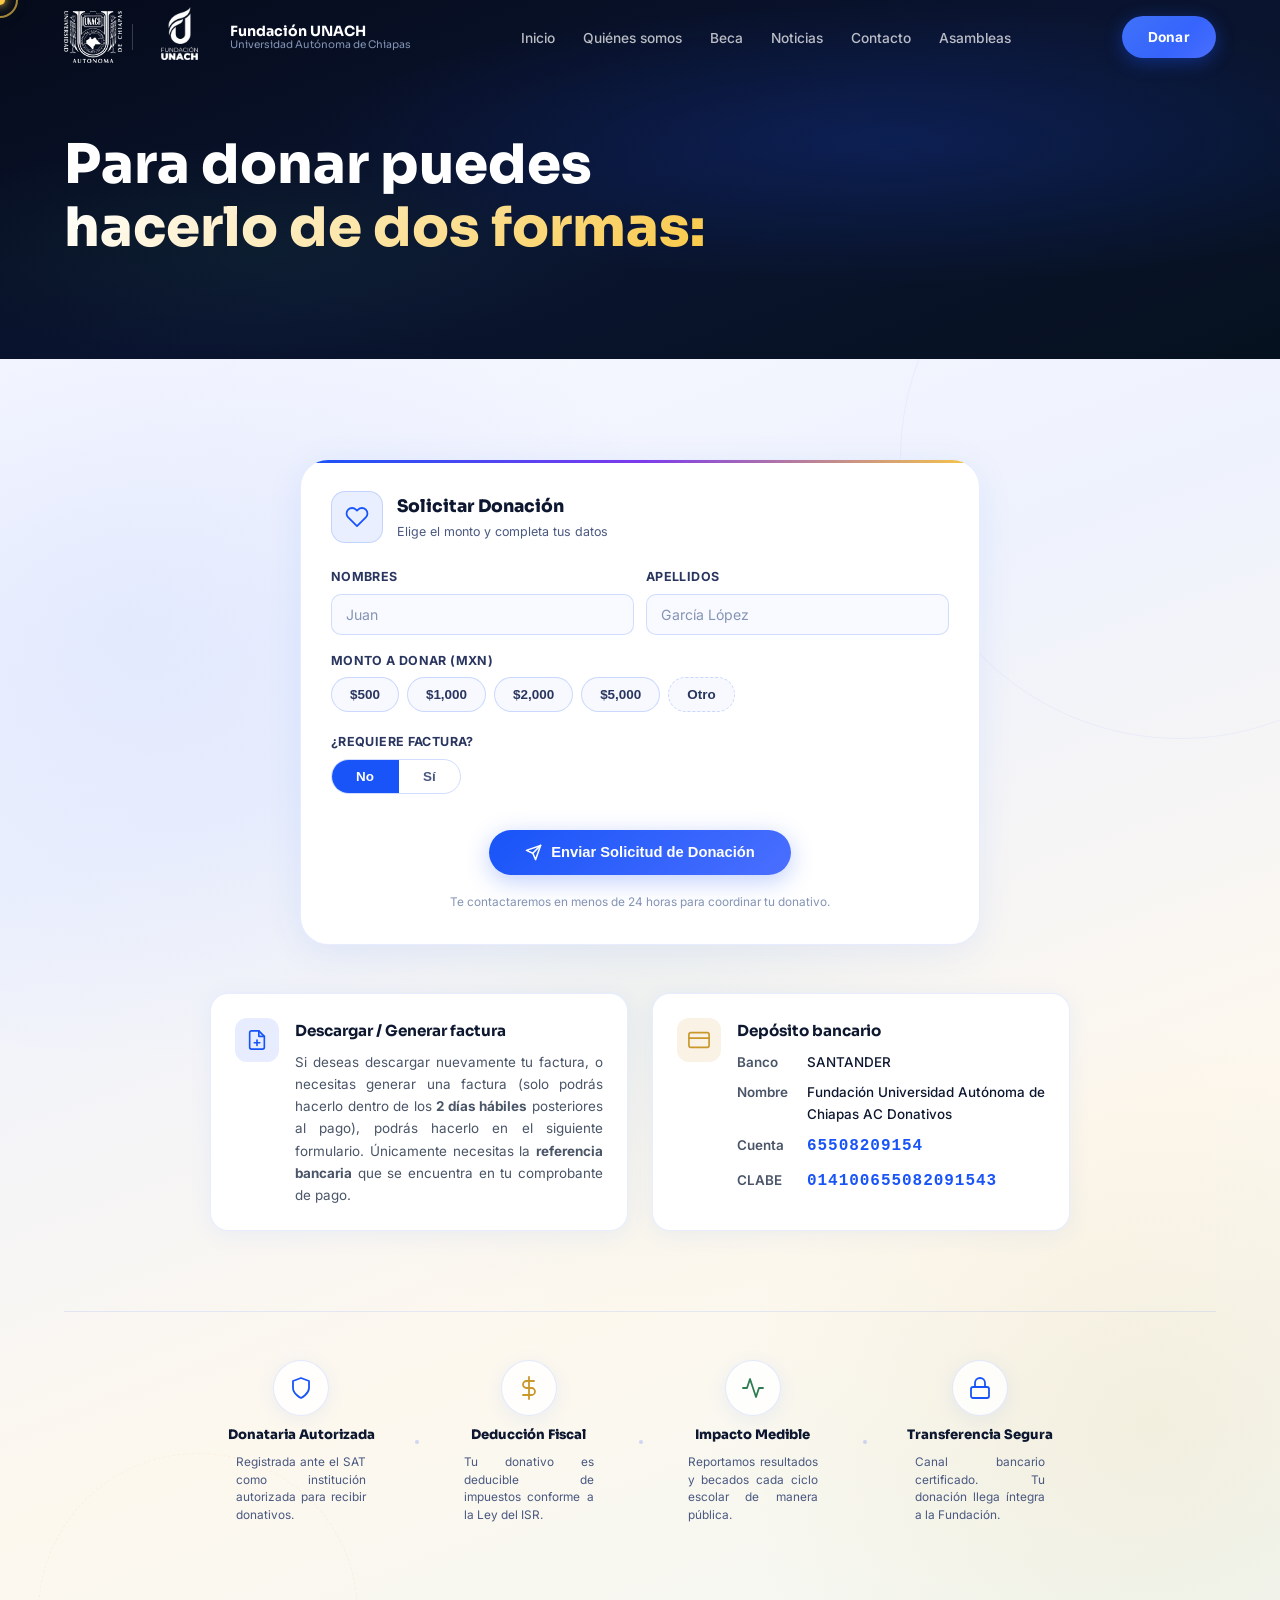
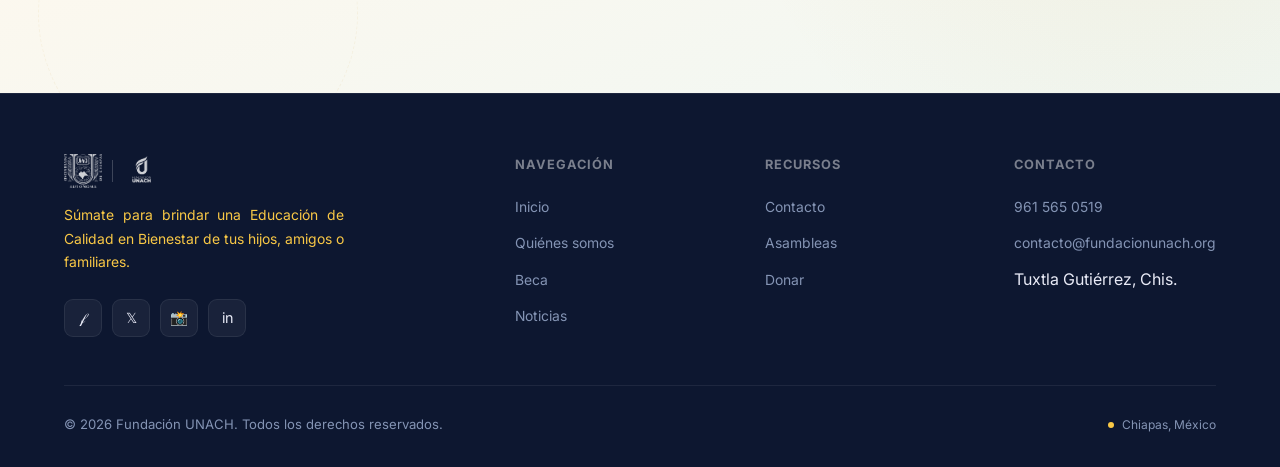
<file: donar.html>
<!DOCTYPE html>
<html lang="es">
<head>
  <meta charset="UTF-8" />
  <meta name="viewport" content="width=device-width, initial-scale=1.0" />
  <link rel="icon" type="image/png" href="img/ico.png" />
  <meta name="description" content="Realiza una donación a la Fundación UNACH. Transferencia bancaria SANTANDER o en línea. Donataria autorizada, deducible de impuestos." />
  <title>Donar – Fundación UNACH</title>
  <link rel="preconnect" href="https://fonts.googleapis.com" />
  <link rel="preconnect" href="https://fonts.gstatic.com" crossorigin />
  <link href="https://fonts.googleapis.com/css2?family=Inter:wght@300;400;500;600;700;800;900&family=Sora:wght@300;400;600;700;800&display=swap" rel="stylesheet" />
  <link rel="stylesheet" href="styles.css" />
  <style>
    /* ── Donar page – light-bg professional section ── */

    /* Hero */
    .donar-hero { position: relative; }

    /* Main section */
    #donar-main {
      padding: 100px 0 120px;
      background:
        radial-gradient(ellipse 80% 60% at 10% 20%, rgba(24,84,248,.07) 0%, transparent 55%),
        radial-gradient(ellipse 60% 55% at 90% 80%, rgba(201,151,42,.09) 0%, transparent 55%),
        radial-gradient(ellipse 50% 40% at 50% 50%, rgba(46,125,82,.04) 0%, transparent 60%),
        linear-gradient(160deg, #f8f9ff 0%, #eef2fd 30%, #fdf8ee 65%, #f0f7f3 100%);
      position: relative; overflow: hidden;
      color: #0d1730;
    }
    #donar-main::before {
      content: ''; position: absolute;
      width: 560px; height: 560px; border-radius: 50%;
      border: 1px solid rgba(24,84,248,.05); top: -180px; right: -180px;
      animation: dn-spin 70s linear infinite; pointer-events: none;
    }
    #donar-main::after {
      content: ''; position: absolute;
      width: 320px; height: 320px; border-radius: 50%;
      border: 1px dashed rgba(201,151,42,.08); bottom: -80px; left: 3%;
      animation: dn-spin-r 48s linear infinite; pointer-events: none;
    }
    @keyframes dn-spin   { to { transform: rotate(360deg);  } }
    @keyframes dn-spin-r { to { transform: rotate(-360deg); } }
    @keyframes spin { to { transform: rotate(360deg); } }

    #donar-main .section-tag         { color: var(--clr-primary); }
    #donar-main .section-tag::before { background: var(--clr-primary); }
    #donar-main .section-title       { color: #0d1730; }

    /* Layout: two main columns */
    .dn-layout {
      display: grid;
      grid-template-columns: 1fr 1.08fr;
      gap: 56px;
      align-items: start;
      position: relative; z-index: 1;
    }

    /* ── LEFT: Copy + trust badges ── */
    .dn-intro-lead {
      font-size: 1.05rem;
      line-height: 1.85;
      color: #2a3660;
      margin: 18px 0 32px;
    }
    .dn-intro-lead strong { color: #0d1730; font-weight: 700; }

    /* Trust badges row */
    .dn-trust-row {
      display: flex;
      flex-wrap: wrap;
      gap: 10px;
      margin-bottom: 36px;
    }
    .dn-trust-pill {
      display: flex;
      align-items: center;
      gap: 7px;
      padding: 7px 15px 7px 8px;
      border-radius: 100px;
      background: rgba(255,255,255,.75);
      border: 1px solid rgba(24,84,248,.13);
      font-size: .78rem;
      font-weight: 700;
      color: #0d1730;
      letter-spacing: .01em;
      -webkit-backdrop-filter: blur(8px); backdrop-filter: blur(8px);
    }
    .dn-trust-pill svg {
      width: 15px; height: 15px;
      stroke-width: 2; fill: none;
      stroke-linecap: round; stroke-linejoin: round;
    }
    .dn-trust-pill.blue svg  { stroke: var(--clr-primary); }
    .dn-trust-pill.green svg { stroke: #2e7d52; }
    .dn-trust-pill.gold svg  { stroke: #c9972a; }

    /* Impact stats grid */
    .dn-stats-grid {
      display: grid;
      grid-template-columns: 1fr 1fr;
      gap: 14px;
      margin-bottom: 36px;
    }
    .dn-stat-card {
      padding: 24px 20px;
      border-radius: var(--radius-md);
      background: rgba(255,255,255,.72);
      border: 1px solid rgba(24,84,248,.11);
      box-shadow: 0 4px 20px rgba(24,84,248,.06);
      -webkit-backdrop-filter: blur(10px); backdrop-filter: blur(10px);
      display: flex; flex-direction: column; gap: 4px;
      transition: transform .3s var(--ease-out), box-shadow .3s;
    }
    .dn-stat-card:hover { transform: translateY(-3px); box-shadow: 0 10px 32px rgba(24,84,248,.11); }
    .dn-stat-num {
      font-family: var(--font-display);
      font-size: 2.2rem; font-weight: 800; line-height: 1;
      color: var(--clr-primary);
    }
    .dn-stat-num.gold { color: #c9972a; }
    .dn-stat-label {
      font-size: .8rem; font-weight: 700;
      color: #0d1730; letter-spacing: .04em;
      text-transform: uppercase; margin-top: 2px;
    }
    .dn-stat-desc { font-size: .78rem; color: #4a5880; line-height: 1.5; }

    /* Contact CTA */
    .dn-contact-cta {
      display: flex;
      align-items: center;
      gap: 16px;
      padding: 18px 22px;
      border-radius: var(--radius-md);
      background: rgba(24,84,248,.06);
      border: 1px solid rgba(24,84,248,.14);
    }
    .dn-contact-cta-icon {
      width: 48px; height: 48px; flex-shrink: 0;
      border-radius: 12px;
      background: rgba(24,84,248,.1);
      border: 1px solid rgba(24,84,248,.18);
      display: flex; align-items: center; justify-content: center;
    }
    .dn-contact-cta-icon svg { width: 22px; height: 22px; stroke: var(--clr-primary); stroke-width: 1.8; fill: none; stroke-linecap: round; stroke-linejoin: round; }
    .dn-contact-cta-body p  { font-size: .82rem; color: #4a5880; margin-top: 2px; }
    .dn-contact-cta-body strong { font-size: .9rem; font-weight: 700; color: #0d1730; }
    .dn-contact-cta-link {
      margin-left: auto; flex-shrink: 0;
      display: inline-flex; align-items: center; gap: 6px;
      padding: 9px 18px; border-radius: 100px;
      background: var(--clr-primary); color: #fff;
      font-size: .8rem; font-weight: 700;
      text-decoration: none;
      box-shadow: 0 4px 16px rgba(24,84,248,.25);
      transition: transform .3s var(--ease-out), box-shadow .3s;
    }
    .dn-contact-cta-link:hover { transform: translateY(-2px); box-shadow: 0 8px 28px rgba(24,84,248,.38); }

    /* ── RIGHT: Donation form card ── */
    .dn-methods { display: flex; flex-direction: column; gap: 20px; }

    .dn-method-card {
      border-radius: var(--radius-lg);
      background: #fff;
      border: 1px solid rgba(24,84,248,.1);
      box-shadow: 0 6px 36px rgba(24,84,248,.08), 0 0 0 1px rgba(255,255,255,.9) inset;
      overflow: hidden;
      transition: box-shadow .4s var(--ease-out), border-color .4s;
    }
    .dn-method-bar {
      height: 3px;
      background: linear-gradient(90deg, var(--clr-primary) 0%, #7c3aed 50%, var(--clr-gold) 100%);
    }
    .dn-method-inner { padding: 28px 30px 32px; }
    .dn-method-hd { display: flex; align-items: center; gap: 14px; margin-bottom: 24px; }
    .dn-method-icon {
      width: 52px; height: 52px; flex-shrink: 0; border-radius: 14px;
      background: rgba(24,84,248,.09); border: 1px solid rgba(24,84,248,.18);
      display: flex; align-items: center; justify-content: center;
    }
    .dn-method-icon svg { width: 24px; height: 24px; stroke: var(--clr-primary); stroke-width: 1.8; fill: none; stroke-linecap: round; stroke-linejoin: round; }
    .dn-method-title { font-family: var(--font-display); font-size: 1.08rem; font-weight: 800; color: #0d1730; }
    .dn-method-subtitle { font-size: .78rem; color: #4a5880; margin-top: 2px; }

    /* Form fields */
    .dn-form { display: flex; flex-direction: column; gap: 16px; }
    .dn-field { display: flex; flex-direction: column; gap: 6px; }
    .dn-label { font-size: .78rem; font-weight: 700; color: #2a3660; letter-spacing: .03em; text-transform: uppercase; }
    .dn-input {
      width: 100%; padding: 11px 14px;
      border-radius: var(--radius-sm);
      border: 1px solid rgba(24,84,248,.18);
      background: rgba(248,249,255,.8);
      font-size: .88rem; color: #0d1730;
      font-family: var(--font-sans);
      outline: none;
      transition: border-color .2s, box-shadow .2s;
    }
    .dn-input:focus { border-color: var(--clr-primary); box-shadow: 0 0 0 3px rgba(24,84,248,.1); }
    .dn-input::placeholder { color: #8494b4; }
    .dn-select { appearance: none; -webkit-appearance: none; background-image: url("data:image/svg+xml,%3Csvg xmlns='http://www.w3.org/2000/svg' width='12' height='12' viewBox='0 0 24 24' fill='none' stroke='%234a5880' stroke-width='2.5' stroke-linecap='round'%3E%3Cpolyline points='6 9 12 15 18 9'/%3E%3C/svg%3E"); background-repeat: no-repeat; background-position: right 14px center; padding-right: 36px; }
    .dn-textarea { resize: vertical; min-height: 72px; }
    .dn-form-row-2 { display: grid; grid-template-columns: 1fr 1fr; gap: 12px; }
    @media (max-width: 580px) { .dn-form-row-2 { grid-template-columns: 1fr; } }

    /* Amount chips */
    .dn-amount-chips {
      display: flex; flex-wrap: wrap; gap: 8px;
      margin-bottom: 4px;
    }
    .dn-chip {
      padding: 9px 18px; border-radius: 100px;
      border: 1.5px solid rgba(24,84,248,.2);
      background: rgba(248,249,255,.9);
      font-size: .84rem; font-weight: 700; color: #2a3660;
      cursor: pointer; transition: all .2s;
    }
    .dn-chip:hover { border-color: var(--clr-primary); color: var(--clr-primary); background: rgba(24,84,248,.06); }
    .dn-chip.active { background: var(--clr-primary); border-color: var(--clr-primary); color: #fff; box-shadow: 0 4px 14px rgba(24,84,248,.3); }
    .dn-chip.otro { border-style: dashed; }
    .dn-chip.otro.active { border-style: solid; }

    /* Factura toggle */
    .dn-toggle-row { display: flex; gap: 0; border-radius: 100px; overflow: hidden; border: 1.5px solid rgba(24,84,248,.2); width: fit-content; }
    .dn-toggle-btn {
      padding: 9px 24px; font-size: .84rem; font-weight: 700;
      background: transparent; color: #4a5880;
      border: none; cursor: pointer; transition: all .2s;
    }
    .dn-toggle-btn.active { background: var(--clr-primary); color: #fff; }
    .dn-toggle-btn:first-child { border-right: 1.5px solid rgba(24,84,248,.2); }

    /* Factura fields animated reveal */
    .dn-factura-fields {
      display: flex; flex-direction: column; gap: 16px;
      overflow: hidden;
      max-height: 0; opacity: 0;
      transition: max-height .45s var(--ease-out), opacity .35s ease;
    }
    .dn-factura-fields.open { max-height: 1400px; opacity: 1; }
    .dn-factura-title { font-family: var(--font-display); font-size: .8rem; font-weight: 700; text-transform: uppercase; letter-spacing: .08em; color: var(--clr-primary); border-bottom: 1.5px solid rgba(24,84,248,.15); padding-bottom: 8px; margin-bottom: 4px; }

    /* Invoice note */
    .dn-invoice-note {
      display: flex; align-items: flex-start; gap: 10px;
      padding: 13px 15px; border-radius: var(--radius-sm);
      background: rgba(201,151,42,.07); border: 1px solid rgba(201,151,42,.2);
    }
    .dn-invoice-note svg { width: 16px; height: 16px; stroke: #c9972a; stroke-width: 2; fill: none; stroke-linecap: round; stroke-linejoin: round; flex-shrink: 0; margin-top: 2px; }
    .dn-invoice-note p { font-size: .78rem; color: #6b4c10; line-height: 1.6; }
    .dn-invoice-note strong { font-weight: 700; color: #8a5d05; }

    /* Submit */
    .dn-submit-btn {
      display: inline-flex; align-items: center; justify-content: center; gap: 9px;
      width: fit-content; align-self: center; padding: 14px 36px; border-radius: 100px; border: none;
      background: linear-gradient(135deg, var(--clr-primary), #4a6fff);
      color: #fff; font-size: .92rem; font-weight: 700;
      cursor: pointer; box-shadow: 0 6px 24px rgba(24,84,248,.28);
      transition: transform .3s var(--ease-out), box-shadow .3s, filter .3s;
      margin-top: 4px;
    }
    .dn-submit-btn:hover { transform: translateY(-3px); box-shadow: 0 12px 36px rgba(24,84,248,.4); filter: brightness(1.06); }
    .dn-submit-btn svg { width: 17px; height: 17px; stroke: #fff; stroke-width: 2.2; fill: none; stroke-linecap: round; stroke-linejoin: round; }
    .dn-form-note { font-size: .74rem; color: #8494b4; text-align: center; line-height: 1.6; margin-top: 2px; }

    /* Input prefix (custom amount) */
    .dn-input-prefix-wrap { position: relative; }
    .dn-input-prefix-wrap .dn-input { padding-left: 28px; }
    .dn-input-prefix { position: absolute; left: 12px; top: 50%; transform: translateY(-50%); font-weight: 700; color: #4a5880; font-size: .88rem; pointer-events: none; }

    /* ── Bottom trust band ── */
    /* Info cards (factura + depósito) */
    .dn-info-cards {
      display: grid; grid-template-columns: 1fr 1fr; gap: 24px;
      max-width: 860px; margin: 48px auto 0;
    }
    @media (max-width: 680px) { .dn-info-cards { grid-template-columns: 1fr; } }
    .dn-info-card {
      display: flex; gap: 16px; align-items: flex-start;
      background: #fff; border: 1px solid rgba(24,84,248,.1);
      border-radius: var(--radius-md); padding: 24px;
      box-shadow: 0 4px 24px rgba(24,84,248,.06);
    }
    .dn-info-card-icon {
      flex-shrink: 0; width: 44px; height: 44px; border-radius: 12px;
      display: flex; align-items: center; justify-content: center;
    }
    .dn-info-card-icon.blue { background: rgba(24,84,248,.1); }
    .dn-info-card-icon.blue svg { stroke: var(--clr-primary); }
    .dn-info-card-icon.gold { background: rgba(201,151,42,.12); }
    .dn-info-card-icon.gold svg { stroke: var(--clr-gold-dk); }
    .dn-info-card-icon svg { width: 22px; height: 22px; stroke-width: 1.8; fill: none; stroke-linecap: round; stroke-linejoin: round; }
    .dn-info-card-title { font-family: var(--font-display); font-size: .95rem; font-weight: 700; color: #0d1730; margin-bottom: 8px; }
    .dn-info-card-text { font-size: .84rem; color: #4a5568; line-height: 1.65; }
    .dn-bank-grid { display: flex; flex-direction: column; gap: 8px; margin-top: 2px; }
    .dn-bank-row { display: flex; gap: 10px; align-items: baseline; font-size: .84rem; }
    .dn-bank-label { min-width: 60px; font-weight: 600; color: #4a5568; flex-shrink: 0; }
    .dn-bank-value { color: #0d1730; font-weight: 500; }
    .dn-bank-value.mono { font-family: 'Courier New', monospace; font-size: 1rem; letter-spacing: .06em; color: var(--clr-primary); font-weight: 700; }

    .dn-trust-band {
      margin-top: 80px;
      padding: 48px 0;
      border-top: 1px solid rgba(24,84,248,.1);
      position: relative; z-index: 1;
    }
    .dn-trust-band-inner {
      display: flex;
      flex-wrap: wrap;
      align-items: center;
      justify-content: center;
      gap: 24px 40px;
      text-align: center;
    }
    .dn-trust-item {
      display: flex; flex-direction: column; align-items: center; gap: 8px;
      min-width: 140px;
    }
    .dn-trust-item-icon {
      width: 56px; height: 56px; border-radius: 50%;
      background: rgba(255,255,255,.8); border: 1px solid rgba(24,84,248,.12);
      box-shadow: 0 4px 20px rgba(24,84,248,.07);
      display: flex; align-items: center; justify-content: center;
    }
    .dn-trust-item-icon svg { width: 24px; height: 24px; stroke-width: 1.8; fill: none; stroke-linecap: round; stroke-linejoin: round; }
    .dn-trust-item-icon.blue  svg { stroke: var(--clr-primary); }
    .dn-trust-item-icon.green svg { stroke: #2e7d52; }
    .dn-trust-item-icon.gold  svg { stroke: #c9972a; }
    .dn-trust-item h6 { font-family: var(--font-display); font-size: .82rem; font-weight: 800; color: #0d1730; }
    .dn-trust-item p  { font-size: .74rem; color: #4a5880; line-height: 1.5; max-width: 130px; }

    /* Separator dots between trust items (hidden on mobile) */
    .dn-trust-sep {
      width: 4px; height: 4px; border-radius: 50%;
      background: rgba(24,84,248,.2);
    }
    @media (max-width: 640px) { .dn-trust-sep { display: none; } }

    /* Responsive */
    @media (max-width: 960px) {
      .dn-layout { grid-template-columns: 1fr; gap: 40px; }
    }
    @media (max-width: 640px) {
      .dn-stats-grid { grid-template-columns: 1fr 1fr; }
      .dn-contact-cta { flex-wrap: wrap; }
      .dn-contact-cta-link { margin-left: 0; }
      .dn-method-inner { padding: 22px 20px 26px; }
    }
  </style>
</head>
<body>
  <div id="cursor-dot"></div>
  <div id="cursor-ring"></div>

  <!-- NAVBAR -->
  <nav id="navbar">
    <div class="container">
      <div class="nav-inner">
        <a href="index.html" class="nav-brand">
          <div class="nav-brand-logos">
            <img src="img/UNACH.png" alt="UNACH" />
            <div class="nav-brand-sep"></div>
            <img src="img/logofun.png" alt="Fundación UNACH" />
          </div>
          <div class="nav-name">Fundación UNACH <span>Universidad Autónoma de Chiapas</span></div>
        </a>
        <ul class="nav-links">
          <li><a href="index.html">Inicio</a></li>
          <li><a href="quienes-somos.html">Quiénes somos</a></li>
          <li><a href="beca.html">Beca</a></li>
          <li><a href="noticias.html">Noticias</a></li>
          <li><a href="contacto.html">Contacto</a></li>
          <li><a href="asambleas.html">Asambleas</a></li>
        </ul>
        <div class="nav-actions">
          <a href="donar.html" class="nav-cta-donar">Donar</a>
        </div>
        <button class="hamburger" id="hamburger" aria-label="Abrir menú" aria-expanded="false">
          <span></span><span></span><span></span>
        </button>
      </div>
    </div>
  </nav>

  <!-- Mobile nav -->
  <div class="nav-mobile" id="navMobile" role="dialog" aria-modal="true">
    <button class="nav-mobile-close" id="navClose" aria-label="Cerrar menú">✕</button>
    <a href="index.html"           onclick="closeMob()">Inicio</a>
    <a href="quienes-somos.html"   onclick="closeMob()">Quiénes somos</a>
    <a href="beca.html"            onclick="closeMob()">Beca</a>
    <a href="noticias.html" onclick="closeMob()">Noticias</a>
    <a href="contacto.html"        onclick="closeMob()">Contacto</a>
    <a href="asambleas.html"       onclick="closeMob()">Asambleas</a>
    <a href="donar.html" class="nav-mobile-donar" onclick="closeMob()">Donar</a>
  </div>

  <!-- PAGE HERO -->
  <div class="page-hero">
    <div class="page-hero-bg"></div>
    <div class="container">
      <h1 class="section-title page-hero-title">
        Para donar puedes<br /><span class="grad-text">hacerlo de dos formas:</span>
      </h1>
    </div>
  </div>

  <!-- DONAR MAIN -->
  <section id="donar-main">
    <div class="container">
      <div class="dn-layout" style="grid-template-columns:1fr; max-width:680px; margin:0 auto;">

        <!-- ── Donation form ── -->
        <div class="dn-methods">

          <div class="dn-method-card reveal">
            <div class="dn-method-bar"></div>
            <div class="dn-method-inner">

              <div class="dn-method-hd">
                <div class="dn-method-icon">
                  <svg viewBox="0 0 24 24"><path d="M20.84 4.61a5.5 5.5 0 0 0-7.78 0L12 5.67l-1.06-1.06a5.5 5.5 0 0 0-7.78 7.78l1.06 1.06L12 21.23l7.78-7.78 1.06-1.06a5.5 5.5 0 0 0 0-7.78z"/></svg>
                </div>
                <div>
                  <div class="dn-method-title">Solicitar Donación</div>
                  <div class="dn-method-subtitle">Elige el monto y completa tus datos</div>
                </div>
              </div>

              <form class="dn-form" onsubmit="submitDonForm(event)">

                <!-- Nombre + Apellidos -->
                <div class="dn-form-row-2">
                  <div class="dn-field">
                    <label class="dn-label" for="don-nombre">Nombres</label>
                    <input class="dn-input" id="don-nombre" type="text" placeholder="Juan" required autocomplete="given-name" />
                  </div>
                  <div class="dn-field">
                    <label class="dn-label" for="don-apellidos">Apellidos</label>
                    <input class="dn-input" id="don-apellidos" type="text" placeholder="García López" required autocomplete="family-name" />
                  </div>
                </div>

                <!-- Monto -->
                <div class="dn-field">
                  <label class="dn-label">Monto a donar (MXN)</label>
                  <div class="dn-amount-chips">
                    <button type="button" class="dn-chip" onclick="selectChip(this,'500')">$500</button>
                    <button type="button" class="dn-chip" onclick="selectChip(this,'1000')">$1,000</button>
                    <button type="button" class="dn-chip" onclick="selectChip(this,'2000')">$2,000</button>
                    <button type="button" class="dn-chip" onclick="selectChip(this,'5000')">$5,000</button>
                    <button type="button" class="dn-chip otro" onclick="selectChip(this,'otro')">Otro</button>
                  </div>
                  <div id="customAmountWrap" style="display:none;margin-top:8px;">
                    <div class="dn-input-prefix-wrap">
                      <span class="dn-input-prefix">$</span>
                      <input class="dn-input" id="don-monto-custom" type="number" min="1" step="1" placeholder="Escribe el monto" />
                    </div>
                  </div>
                  <input type="hidden" id="don-monto" />
                </div>

                <!-- ¿Requiere factura? -->
                <div class="dn-field">
                  <label class="dn-label">¿Requiere factura?</label>
                  <div class="dn-toggle-row">
                    <button type="button" class="dn-toggle-btn active" id="factBtnNo" onclick="toggleFactura(false)">No</button>
                    <button type="button" class="dn-toggle-btn" id="factBtnSi" onclick="toggleFactura(true)">Sí</button>
                  </div>
                </div>

                <!-- Campos de factura (ocultos hasta seleccionar Sí) -->
                <div class="dn-factura-fields" id="facturaFields">

                  <p class="dn-factura-title">Ingrese sus datos fiscales</p>

                  <!-- Tipo de persona -->
                  <div class="dn-field">
                    <label class="dn-label" for="don-tipo-persona">Tipo de persona</label>
                    <select class="dn-input dn-select" id="don-tipo-persona" required>
                      <option value="">Selecciona</option>
                      <option value="fisica">Persona Física</option>
                      <option value="moral">Persona Moral</option>
                    </select>
                  </div>

                  <!-- RFC -->
                  <div class="dn-field">
                    <label class="dn-label" for="don-rfc">RFC</label>
                    <input class="dn-input" id="don-rfc" type="text" placeholder="XAXX010101000" maxlength="13" required />
                  </div>

                  <!-- Razón social / Nombre -->
                  <div class="dn-field">
                    <label class="dn-label" for="don-razon">Razón Social / Nombre</label>
                    <input class="dn-input" id="don-razon" type="text" placeholder="Empresa S.A. de C.V." required />
                  </div>

                  <!-- Calle + No. Exterior -->
                  <div class="dn-form-row-2">
                    <div class="dn-field">
                      <label class="dn-label" for="don-calle">Calle</label>
                      <input class="dn-input" id="don-calle" type="text" placeholder="Av. Independencia" required />
                    </div>
                    <div class="dn-field">
                      <label class="dn-label" for="don-num-ext">No. Exterior</label>
                      <input class="dn-input" id="don-num-ext" type="text" placeholder="123" required />
                    </div>
                  </div>

                  <!-- Colonia + Código Postal -->
                  <div class="dn-form-row-2">
                    <div class="dn-field">
                      <label class="dn-label" for="don-colonia">Colonia</label>
                      <input class="dn-input" id="don-colonia" type="text" placeholder="Centro" required />
                    </div>
                    <div class="dn-field">
                      <label class="dn-label" for="don-cp">Código Postal</label>
                      <input class="dn-input" id="don-cp" type="text" placeholder="29000" maxlength="5" pattern="[0-9]{5}" required />
                    </div>
                  </div>

                  <!-- Estado -->
                  <div class="dn-field">
                    <label class="dn-label" for="don-estado">Estado</label>
                    <select class="dn-input dn-select" id="don-estado" required>
                      <option value="">Selecciona el estado</option>
                      <option value="AGS">Aguascalientes</option>
                      <option value="BC">Baja California</option>
                      <option value="BCS">Baja California Sur</option>
                      <option value="CAMP">Campeche</option>
                      <option value="CHIS">Chiapas</option>
                      <option value="CHIH">Chihuahua</option>
                      <option value="CDMX">Ciudad de México</option>
                      <option value="COAH">Coahuila</option>
                      <option value="COL">Colima</option>
                      <option value="DGO">Durango</option>
                      <option value="GTO">Guanajuato</option>
                      <option value="GRO">Guerrero</option>
                      <option value="HGO">Hidalgo</option>
                      <option value="JAL">Jalisco</option>
                      <option value="MEX">Estado de México</option>
                      <option value="MICH">Michoacán</option>
                      <option value="MOR">Morelos</option>
                      <option value="NAY">Nayarit</option>
                      <option value="NL">Nuevo León</option>
                      <option value="OAX">Oaxaca</option>
                      <option value="PUE">Puebla</option>
                      <option value="QRO">Querétaro</option>
                      <option value="QROO">Quintana Roo</option>
                      <option value="SLP">San Luis Potosí</option>
                      <option value="SIN">Sinaloa</option>
                      <option value="SON">Sonora</option>
                      <option value="TAB">Tabasco</option>
                      <option value="TAMPS">Tamaulipas</option>
                      <option value="TLAX">Tlaxcala</option>
                      <option value="VER">Veracruz</option>
                      <option value="YUC">Yucatán</option>
                      <option value="ZAC">Zacatecas</option>
                    </select>
                  </div>

                  <!-- Municipio -->
                  <div class="dn-field">
                    <label class="dn-label" for="don-municipio">Municipio</label>
                    <input class="dn-input" id="don-municipio" type="text" placeholder="Tuxtla Gutiérrez" required />
                  </div>

                  <!-- Correo electrónico -->
                  <div class="dn-field">
                    <label class="dn-label" for="don-cfdi-email">Correo electrónico</label>
                    <input class="dn-input" id="don-cfdi-email" type="email" placeholder="factura@empresa.com" required autocomplete="email" />
                  </div>

                  <!-- Teléfono -->
                  <div class="dn-field">
                    <label class="dn-label" for="don-tel">Teléfono</label>
                    <input class="dn-input" id="don-tel" type="tel" placeholder="961 000 0000" required autocomplete="tel" />
                  </div>

                  <div class="dn-invoice-note">
                    <svg viewBox="0 0 24 24"><circle cx="12" cy="12" r="10"/><line x1="12" y1="8" x2="12" y2="12"/><line x1="12" y1="16" x2="12.01" y2="16"/></svg>
                    <p>Tu factura será emitida en <strong>2 días hábiles</strong> posteriores a la confirmación del pago.</p>
                  </div>
                </div>

                <button type="submit" class="dn-submit-btn">
                  <svg viewBox="0 0 24 24"><line x1="22" y1="2" x2="11" y2="13"/><polygon points="22 2 15 22 11 13 2 9 22 2"/></svg>
                  Enviar Solicitud de Donación
                </button>
                <p class="dn-form-note">Te contactaremos en menos de 24 horas para coordinar tu donativo.</p>

              </form>
            </div>
          </div>

        </div><!-- /.dn-methods -->
      </div><!-- /.dn-layout -->

      <!-- INFO CARDS: Factura + Depósito -->
      <div class="dn-info-cards reveal">

        <!-- Descargar / Generar factura -->
        <div class="dn-info-card">
          <div class="dn-info-card-icon blue">
            <svg viewBox="0 0 24 24"><path d="M14 2H6a2 2 0 0 0-2 2v16a2 2 0 0 0 2 2h12a2 2 0 0 0 2-2V8z"/><polyline points="14 2 14 8 20 8"/><line x1="12" y1="18" x2="12" y2="12"/><line x1="9" y1="15" x2="15" y2="15"/></svg>
          </div>
          <div class="dn-info-card-body">
            <h4 class="dn-info-card-title">Descargar / Generar factura</h4>
            <p class="dn-info-card-text">Si deseas descargar nuevamente tu factura, o necesitas generar una factura (solo podrás hacerlo dentro de los <strong>2 días hábiles</strong> posteriores al pago), podrás hacerlo en el siguiente formulario. Únicamente necesitas la <strong>referencia bancaria</strong> que se encuentra en tu comprobante de pago.</p>
          </div>
        </div>

        <!-- Depósito bancario -->
        <div class="dn-info-card">
          <div class="dn-info-card-icon gold">
            <svg viewBox="0 0 24 24"><rect x="1" y="4" width="22" height="16" rx="2" ry="2"/><line x1="1" y1="10" x2="23" y2="10"/></svg>
          </div>
          <div class="dn-info-card-body">
            <h4 class="dn-info-card-title">Depósito bancario</h4>
            <div class="dn-bank-grid">
              <div class="dn-bank-row"><span class="dn-bank-label">Banco</span><span class="dn-bank-value">SANTANDER</span></div>
              <div class="dn-bank-row"><span class="dn-bank-label">Nombre</span><span class="dn-bank-value">Fundación Universidad Autónoma de Chiapas AC Donativos</span></div>
              <div class="dn-bank-row"><span class="dn-bank-label">Cuenta</span><span class="dn-bank-value mono">65508209154</span></div>
              <div class="dn-bank-row"><span class="dn-bank-label">CLABE</span><span class="dn-bank-value mono">014100655082091543</span></div>
            </div>
          </div>
        </div>

      </div><!-- /.dn-info-cards -->

      <!-- TRUST BAND -->
      <div class="dn-trust-band reveal">
        <div class="dn-trust-band-inner">
          <div class="dn-trust-item">
            <div class="dn-trust-item-icon blue">
              <svg viewBox="0 0 24 24"><path d="M12 22s8-4 8-10V5l-8-3-8 3v7c0 6 8 10 8 10z"/></svg>
            </div>
            <h6>Donataria Autorizada</h6>
            <p>Registrada ante el SAT como institución autorizada para recibir donativos.</p>
          </div>
          <div class="dn-trust-sep"></div>
          <div class="dn-trust-item">
            <div class="dn-trust-item-icon gold">
              <svg viewBox="0 0 24 24"><line x1="12" y1="1" x2="12" y2="23"/><path d="M17 5H9.5a3.5 3.5 0 0 0 0 7h5a3.5 3.5 0 0 1 0 7H6"/></svg>
            </div>
            <h6>Deducción Fiscal</h6>
            <p>Tu donativo es deducible de impuestos conforme a la Ley del ISR.</p>
          </div>
          <div class="dn-trust-sep"></div>
          <div class="dn-trust-item">
            <div class="dn-trust-item-icon green">
              <svg viewBox="0 0 24 24"><polyline points="22 12 18 12 15 21 9 3 6 12 2 12"/></svg>
            </div>
            <h6>Impacto Medible</h6>
            <p>Reportamos resultados y becados cada ciclo escolar de manera pública.</p>
          </div>
          <div class="dn-trust-sep"></div>
          <div class="dn-trust-item">
            <div class="dn-trust-item-icon blue">
              <svg viewBox="0 0 24 24"><rect x="3" y="11" width="18" height="11" rx="2"/><path d="M7 11V7a5 5 0 0 1 10 0v4"/></svg>
            </div>
            <h6>Transferencia Segura</h6>
            <p>Canal bancario certificado. Tu donación llega íntegra a la Fundación.</p>
          </div>
        </div>
      </div>

    </div>
  </section>

  <!-- FOOTER -->
  <footer>
    <div class="container">
      <div class="footer-grid">
        <div class="footer-brand">
          <div class="footer-brand-logos">
            <img src="img/UNACH.png" alt="UNACH" /><div class="nav-brand-sep"></div><img src="img/logofun.png" alt="Fundación UNACH" />
          </div>
          <p style="color:var(--clr-gold)">Súmate para brindar una Educación de Calidad en Bienestar de tus hijos, amigos o familiares.</p>
          <div class="footer-socials">
            <a href="#" class="social-btn" aria-label="Facebook">𝒻</a>
            <a href="#" class="social-btn" aria-label="X">𝕏</a>
            <a href="#" class="social-btn" aria-label="Instagram">📸</a>
            <a href="#" class="social-btn" aria-label="LinkedIn">in</a>
          </div>
        </div>
        <div class="footer-col">
          <h5>Navegación</h5>
          <ul>
            <li><a href="index.html">Inicio</a></li>
            <li><a href="quienes-somos.html">Quiénes somos</a></li>
            <li><a href="beca.html">Beca</a></li>
            <li><a href="noticias.html">Noticias</a></li>
          </ul>
        </div>
        <div class="footer-col">
          <h5>Recursos</h5>
          <ul>
            <li><a href="contacto.html">Contacto</a></li>
            <li><a href="asambleas.html">Asambleas</a></li>
            <li><a href="donar.html">Donar</a></li>
          </ul>
        </div>
        <div class="footer-col">
          <h5>Contacto</h5>
          <ul>
            <li><a href="tel:9615650519">961 565 0519</a></li>
            <li><a href="mailto:contacto@fundacionunach.org">contacto@fundacionunach.org</a></li>
            <li><span>Tuxtla Gutiérrez, Chis.</span></li>
          </ul>
        </div>
      </div>
      <div class="footer-bottom">
        <p class="footer-copy">© 2026 Fundación UNACH. Todos los derechos reservados.</p>
        <div class="footer-badge"><span class="footer-badge-dot"></span>Chiapas, México</div>
      </div>
    </div>
  </footer>

  <button id="btt" aria-label="Volver arriba">
    <svg viewBox="0 0 24 24"><path d="M12 19V5M5 12l7-7 7 7"/></svg>
  </button>

  <script>
    /* Navbar scroll + back-to-top */
    const navbar = document.getElementById('navbar');
    const btt    = document.getElementById('btt');
    window.addEventListener('scroll', () => {
      navbar.classList.toggle('scrolled', window.scrollY > 40);
      btt.classList.toggle('show', window.scrollY > 400);
    }, { passive: true });
    btt.addEventListener('click', () => window.scrollTo({ top: 0, behavior: 'smooth' }));

    /* Mobile nav */
    const hamburger = document.getElementById('hamburger');
    const navMobile = document.getElementById('navMobile');
    const navClose  = document.getElementById('navClose');
    function openMob()  { hamburger.classList.add('open'); navMobile.classList.add('open'); document.body.style.overflow = 'hidden'; }
    function closeMob() { hamburger.classList.remove('open'); navMobile.classList.remove('open'); document.body.style.overflow = ''; }
    hamburger.addEventListener('click', () => hamburger.classList.contains('open') ? closeMob() : openMob());
    navClose.addEventListener('click', closeMob);

    /* Scroll reveal */
    const revealObs = new IntersectionObserver(entries => {
      entries.forEach(e => { if (e.isIntersecting) { e.target.classList.add('visible'); revealObs.unobserve(e.target); } });
    }, { threshold: 0.1 });
    document.querySelectorAll('.reveal').forEach(el => revealObs.observe(el));

    /* ── Amount chips ── */
    let selectedMonto = '';
    function selectChip(btn, val) {
      document.querySelectorAll('.dn-chip').forEach(c => c.classList.remove('active'));
      btn.classList.add('active');
      const wrap = document.getElementById('customAmountWrap');
      if (val === 'otro') {
        wrap.style.display = 'block';
        document.getElementById('don-monto-custom').focus();
        selectedMonto = '';
      } else {
        wrap.style.display = 'none';
        selectedMonto = val;
      }
      document.getElementById('don-monto').value = selectedMonto;
    }

    /* ── Factura toggle ── */
    function toggleFactura(show) {
      document.getElementById('factBtnNo').classList.toggle('active', !show);
      document.getElementById('factBtnSi').classList.toggle('active', show);
      const fields = document.getElementById('facturaFields');
      fields.classList.toggle('open', show);
    }

    /* ── Form submit ── */
    function submitDonForm(e) {
      e.preventDefault();
      const monto = selectedMonto || document.getElementById('don-monto-custom')?.value || '';
      if (!monto) { alert('Por favor selecciona o escribe el monto a donar.'); return; }
      const btn = e.target.querySelector('.dn-submit-btn');
      const orig = btn.innerHTML;
      btn.innerHTML = '<svg viewBox="0 0 24 24" style="animation:spin .8s linear infinite"><path d="M12 2v4M12 18v4M4.93 4.93l2.83 2.83M16.24 16.24l2.83 2.83M2 12h4M18 12h4M4.93 19.07l2.83-2.83M16.24 7.76l2.83-2.83"/></svg> Enviando\u2026';
      btn.disabled = true;
      setTimeout(() => {
        btn.innerHTML = '<svg viewBox="0 0 24 24"><path d="M22 11.08V12a10 10 0 1 1-5.93-9.14"/><polyline points="22 4 12 14.01 9 11.01"/></svg> \u00a1Solicitud enviada!';
        btn.style.background = 'linear-gradient(135deg,#2e7d52,#3fa870)';
        setTimeout(() => { btn.innerHTML = orig; btn.disabled = false; btn.style.background = ''; }, 3500);
      }, 1400);
    }

    /* Custom cursor */
    const dot  = document.getElementById('cursor-dot');
    const ring = document.getElementById('cursor-ring');
    if (dot && ring) {
      let mx = 0, my = 0, rx = 0, ry = 0;
      document.addEventListener('mousemove', e => { mx = e.clientX; my = e.clientY; dot.style.cssText = `left:${mx}px;top:${my}px`; });
      (function loop() {
        rx += (mx - rx) * 0.14; ry += (my - ry) * 0.14;
        ring.style.cssText = `left:${rx}px;top:${ry}px`;
        requestAnimationFrame(loop);
      })();
    }
  </script>
</body>
</html>
</file>
<file: styles.css>
/* ═══════════════════════════════════════════════════════════
   FUNDACIÓN UNACH — Hoja de estilos compartida
   Paleta: Azul #1a3a7c / #1854f8 | Dorado #c9972a / #f9c846 | Verde #2e7d52
   ═══════════════════════════════════════════════════════════ */

/* ─────────────────────── RESET & TOKENS ─────────────────────── */
*, *::before, *::after { box-sizing: border-box; margin: 0; padding: 0; }

:root {
  --clr-bg:         #050b1a;
  --clr-surface:    #0d1730;
  --clr-surface2:   #111e3a;
  --clr-primary:    #1854f8;
  --clr-primary-lo: rgba(24,84,248,.15);
  --clr-accent:     #2e7d52;
  --clr-accent-hi:  #3fa870;
  --clr-accent-lo:  rgba(46,125,82,.12);
  --clr-gold:       #f9c846;
  --clr-gold-dk:    #c9972a;
  --clr-text:       #e8eaf6;
  --clr-muted:      #8494b4;
  --clr-border:     rgba(255,255,255,.07);
  --radius-sm:      10px;
  --radius-md:      18px;
  --radius-lg:      28px;
  --shadow-glow:    0 0 40px rgba(24,84,248,.25);
  --shadow-card:    0 8px 40px rgba(0,0,0,.45);
  --font-sans:      'Inter', sans-serif;
  --font-display:   'Sora', sans-serif;
  --ease-out:       cubic-bezier(.16,1,.3,1);
  --nav-h:          74px;
}

html { scroll-behavior: smooth; font-size: 16px; overflow-x: hidden; }

body {
  font-family: var(--font-sans);
  background: var(--clr-bg);
  color: var(--clr-text);
  line-height: 1.65;
  overflow-x: hidden;
}

img { max-width: 100%; display: block; }
a   { color: inherit; text-decoration: none; }
p   { text-align: justify; }

::-webkit-scrollbar { width: 5px; }
::-webkit-scrollbar-track { background: var(--clr-bg); }
::-webkit-scrollbar-thumb { background: var(--clr-primary); border-radius: 99px; }

/* ─────────────────────── CUSTOM CURSOR ─────────────────────── */
@media (pointer: fine) {
  *, *::before, *::after { cursor: none !important; }
}
#cursor-dot,
#cursor-ring {
  position: fixed;
  top: 0; left: 0;
  border-radius: 50%;
  pointer-events: none;
  z-index: 99999;
  transform: translate(-50%, -50%);
  will-change: transform;
  transition: opacity .3s;
}
/* Inner dot */
#cursor-dot {
  width: 10px; height: 10px;
  background: var(--clr-gold);
  box-shadow: 0 0 8px var(--clr-gold), 0 0 20px rgba(249,200,70,.5);
  transition: width .2s var(--ease-out), height .2s var(--ease-out),
              background .2s, box-shadow .2s;
}
/* Outer ring */
#cursor-ring {
  width: 36px; height: 36px;
  border: 2px solid var(--clr-gold);
  background: transparent;
  opacity: .65;
  transition: width .35s var(--ease-out), height .35s var(--ease-out),
              border-color .2s, opacity .2s;
}
/* Hover state (on links / buttons) */
body.cursor-hover #cursor-dot {
  width: 16px; height: 16px;
  background: var(--clr-gold);
  box-shadow: 0 0 14px var(--clr-gold), 0 0 40px rgba(249,200,70,.6);
}
body.cursor-hover #cursor-ring {
  width: 54px; height: 54px;
  opacity: .45;
  border-color: var(--clr-gold);
}
/* Click pulse */
body.cursor-click #cursor-dot {
  width: 8px; height: 8px;
}
body.cursor-click #cursor-ring {
  width: 48px; height: 48px;
  opacity: 1;
}
/* Hide when mouse leaves window */
#cursor-dot.hidden,
#cursor-ring.hidden { opacity: 0; }

/* ─────────────────────── UTILITIES ─────────────────────────── */
.container { width: 100%; max-width: 1200px; margin: 0 auto; padding: 0 24px; }

.section-tag {
  display: inline-flex; align-items: center; gap: 8px;
  font-size: .72rem; font-weight: 700; letter-spacing: .14em; text-transform: uppercase;
  color: var(--clr-primary); margin-bottom: 16px;
}
.section-tag::before {
  content: ''; display: block; width: 22px; height: 2px;
  background: var(--clr-primary); border-radius: 99px;
}
.section-title {
  font-family: var(--font-display); font-size: clamp(1.9rem, 4vw, 2.9rem);
  font-weight: 800; line-height: 1.15; color: #fff; margin-bottom: 20px;
}
.section-lead {
  font-size: 1.05rem; color: var(--clr-muted); max-width: 640px; line-height: 1.75;
}
.page-hero {
  padding: calc(var(--nav-h) + 60px) 0 80px;
  background: linear-gradient(160deg, #050b1a 0%, #0a1430 50%, #06111f 100%);
  position: relative; overflow: hidden;
}
.page-hero-bg {
  position: absolute; inset: 0;
  background:
    radial-gradient(ellipse 70% 60% at 70% 40%, rgba(24,84,248,.18) 0%, transparent 65%),
    radial-gradient(ellipse 50% 50% at 20% 70%, rgba(46,125,82,.10) 0%, transparent 60%);
  pointer-events: none;
}

/* Page hero entrance animations */
@keyframes fadeSlideUp {
  from { opacity: 0; transform: translateY(28px); }
  to   { opacity: 1; transform: none; }
}
.page-hero .section-tag         { animation: fadeSlideUp .8s var(--ease-out) .15s both; }
.page-hero .section-title       { animation: fadeSlideUp .9s var(--ease-out) .30s both; }
.page-hero .section-lead        { animation: fadeSlideUp .9s var(--ease-out) .45s both; }
.page-hero > .container > p     { animation: fadeSlideUp .9s var(--ease-out) .45s both; }

/* Reveal animation */
.reveal { opacity: 0; transform: translateY(32px); transition: opacity .7s var(--ease-out), transform .7s var(--ease-out); }
.reveal.visible { opacity: 1; transform: none; }
.reveal-delay-1 { transition-delay: .1s; }
.reveal-delay-2 { transition-delay: .2s; }
.reveal-delay-3 { transition-delay: .3s; }
.reveal-delay-4 { transition-delay: .4s; }

/* ─── Inline-style replacements / helpers ───────────────────── */
.page-hero-title    { font-size: clamp(2rem, 5vw, 3.4rem); }
.mx-auto            { margin-left: auto; margin-right: auto; }
.text-white         { color: #fff !important; }
.text-accent        { color: var(--clr-accent-hi) !important; }
.btn-full           { width: 100%; justify-content: center; }
.rounded-xl         { border-radius: var(--radius-lg); }
.shadow-card        { box-shadow: var(--shadow-card); }
.tags-row           { display: flex; gap: 8px; flex-wrap: wrap; margin-top: 4px; }
.flex-center        { display: flex; gap: 12px; align-items: center; }
.hint-text          { margin-top: 16px; font-size: .78rem; color: var(--clr-muted); }
.hint-text-mt20     { margin-top: 20px; font-size: .78rem; color: var(--clr-muted); }
.emoji-icon         { font-size: 3rem; margin-bottom: 16px; }
.about-visual-quote { font-family: var(--font-display); font-weight: 700; color: #fff; font-size: 1.1rem; text-align: center; padding: 0 24px; }
.cta-card-title     { font-family: var(--font-display); font-size: 1.6rem; font-weight: 800; color: #fff; margin-bottom: 12px; }
.cta-card-desc      { color: var(--clr-muted); font-size: .93rem; line-height: 1.7; margin-bottom: 32px; }
.quote-avatar       { width: 44px; height: 44px; border-radius: 50%; background: linear-gradient(135deg, var(--clr-primary), var(--clr-accent-hi)); display: flex; align-items: center; justify-content: center; font-size: 1.2rem; flex-shrink: 0; }
.quote-author-name  { font-size: .88rem; font-weight: 700; color: #fff; }
.quote-author-sub   { font-size: .78rem; color: var(--clr-muted); }

/* Gradients */
.grad-text {
  background: linear-gradient(135deg, #fff 0%, var(--clr-gold) 100%);
  -webkit-background-clip: text; background-clip: text; -webkit-text-fill-color: transparent;
}
.grad-text-gold {
  background: linear-gradient(135deg, var(--clr-gold) 0%, #ff9a3c 100%);
  -webkit-background-clip: text; background-clip: text; -webkit-text-fill-color: transparent;
}
.grad-text-blue {
  background: linear-gradient(135deg, #fff 0%, var(--clr-gold) 100%);
  -webkit-background-clip: text; background-clip: text; -webkit-text-fill-color: transparent;
}

/* Buttons */
.btn {
  display: inline-flex; align-items: center; gap: 10px;
  padding: 14px 30px; border-radius: 99px; font-size: .93rem;
  font-weight: 700; letter-spacing: .02em; cursor: pointer;
  transition: transform .25s var(--ease-out), box-shadow .25s, background .25s;
  border: none;
}
.btn:hover { transform: translateY(-3px); }
.btn-primary {
  background: linear-gradient(135deg, var(--clr-primary), #0e3dd9);
  color: #fff; box-shadow: 0 4px 24px rgba(24,84,248,.4);
}
.btn-primary:hover { box-shadow: 0 8px 36px rgba(24,84,248,.6); }
.btn-gold {
  background: linear-gradient(135deg, var(--clr-gold-dk), var(--clr-gold));
  color: #1a3a7c; font-weight: 800; box-shadow: 0 4px 24px rgba(249,200,70,.35);
}
.btn-gold:hover { box-shadow: 0 8px 36px rgba(249,200,70,.55); }
.btn-green {
  background: linear-gradient(135deg, var(--clr-accent), var(--clr-accent-hi));
  color: #fff; box-shadow: 0 4px 24px rgba(46,125,82,.35);
}
.btn-green:hover { box-shadow: 0 8px 36px rgba(46,125,82,.55); }
.btn-outline {
  background: transparent; color: #fff;
  border: 1.5px solid rgba(255,255,255,.25);
}
.btn-outline:hover { background: rgba(255,255,255,.08); border-color: rgba(255,255,255,.55); }
.btn-sm { padding: 10px 22px; font-size: .85rem; }

/* Glass card */
.glass-card {
  background: rgba(255,255,255,.04); border: 1px solid var(--clr-border);
  -webkit-backdrop-filter: blur(14px); backdrop-filter: blur(14px); border-radius: var(--radius-md);
  box-shadow: var(--shadow-card);
}

/* ─────────────────────── NAVBAR ─────────────────────────────── */
#navbar {
  position: fixed; top: 0; left: 0; right: 0; z-index: 1000;
  height: var(--nav-h); display: flex; align-items: center;
  transition: background .4s, box-shadow .4s, backdrop-filter .4s;
}
#navbar.scrolled {
  background: rgba(5,11,26,.9);
  -webkit-backdrop-filter: blur(20px); backdrop-filter: blur(20px);
  box-shadow: 0 1px 0 rgba(255,255,255,.06);
}
.nav-inner {
  display: flex; align-items: center; justify-content: space-between; width: 100%;
}
.nav-brand {
  display: flex; align-items: center; gap: 14px; flex-shrink: 0;
}
.nav-brand-logos {
  display: flex; align-items: center; gap: 10px;
}
.nav-brand-logos img {
  height: 52px; width: auto; object-fit: contain;
  filter: brightness(0) invert(1);
}
.nav-brand-logos img[src*="logofun"] {
  height: 68px;
}
.nav-brand-sep {
  width: 1px; height: 26px;
  background: rgba(255,255,255,.2);
}
.nav-logo { display: none; }
.nav-name {
  font-family: var(--font-display); font-weight: 700; font-size: .88rem; color: #fff;
  line-height: 1.15;
}
.nav-name span { display: block; font-size: .65rem; font-weight: 400; color: var(--clr-muted); }

.nav-links { display: flex; align-items: center; gap: 2px; list-style: none; }
.nav-links a {
  padding: 8px 13px; border-radius: 8px; font-size: .86rem; font-weight: 500;
  color: rgba(255,255,255,.72); transition: color .2s, background .2s;
}
.nav-links a:hover,
.nav-links a.active { color: #fff; background: rgba(255,255,255,.07); }
.nav-links a.active { color: var(--clr-gold); }

.nav-actions { display: flex; align-items: center; gap: 10px; }
.nav-cta-donar {
  position: relative; overflow: hidden;
  background: linear-gradient(135deg, #1854f8 0%, #4a6fff 100%);
  color: #fff; font-weight: 700; padding: 10px 26px; border-radius: 99px;
  font-size: .86rem; letter-spacing: .02em;
  transition: transform .3s cubic-bezier(.16,1,.3,1), box-shadow .3s;
  box-shadow: 0 4px 18px rgba(24,84,248,.4);
}
.nav-cta-donar::after {
  content: ''; position: absolute; inset: 0; border-radius: 99px;
  background: linear-gradient(135deg, rgba(255,255,255,.18) 0%, transparent 60%);
  pointer-events: none;
}
.nav-cta-donar:hover { transform: translateY(-2px) scale(1.03); box-shadow: 0 8px 28px rgba(24,84,248,.55); }

/* Hamburger */
.hamburger {
  display: none;
  flex-direction: column;
  gap: 7px;
  cursor: pointer;
  padding: 8px;
  background: none;
  border: none;
  box-shadow: none;
  border-radius: 16px;
  transition: none;
}
.hamburger span {
  display: block;
  width: 30px;
  height: 3px;
  background-color: var(--clr-primary) !important;
}

.hamburger span,
.hamburger.open span,
.hamburger:hover span {
  background-color: var(--clr-primary) !important;
}
  border-radius: 99px;
  transition: transform .3s var(--ease-out), opacity .3s, background .2s;
}
.hamburger:hover span {
  background: var(--clr-gold);
}
.hamburger.open span:nth-child(1) {
  transform: translateY(7px) rotate(45deg);
}
.hamburger.open span:nth-child(2) {
  opacity: 0;
}
.hamburger.open span:nth-child(3) {
  transform: translateY(-7px) rotate(-45deg);
}

/* Mobile nav */
.nav-mobile {
  display: none; position: fixed; inset: 0; z-index: 999;
  background: rgba(5,11,26,.97); -webkit-backdrop-filter: blur(20px); backdrop-filter: blur(20px);
  flex-direction: column; align-items: center; justify-content: center; gap: 28px;
}
.nav-mobile.open { display: flex; }
.nav-mobile a {
  font-family: var(--font-display); font-size: 1.4rem; font-weight: 700; color: #fff;
  transition: color .2s;
}
.nav-mobile a:hover { color: var(--clr-gold); }
.nav-mobile .nav-mobile-donar {
  font-size: 1.1rem; background: linear-gradient(135deg, var(--clr-gold-dk), var(--clr-gold));
  color: #1a3a7c; padding: 12px 36px; border-radius: 99px; font-weight: 800;
}
.nav-mobile-close {
  display: none;
}

/* ─────────────────────── FOOTER ─────────────────────────────── */
footer {
  padding: 60px 0 32px;
  background: var(--clr-surface);
  border-top: 1px solid var(--clr-border);
}
.footer-grid {
  display: grid; grid-template-columns: 2fr 1fr 1fr 1fr; gap: 48px;
  padding-bottom: 48px; border-bottom: 1px solid var(--clr-border);
}
.footer-brand p { font-size: .87rem; color: var(--clr-muted); line-height: 1.7; margin-top: 16px; max-width: 280px; }
.footer-brand-logos { display: flex; align-items: center; gap: 10px; }
.footer-brand-logos img { height: 34px; width: auto; filter: brightness(0) invert(1); opacity: .8; }
.footer-brand-logos .nav-brand-sep { height: 22px; }
.footer-socials { display: flex; gap: 10px; margin-top: 24px; }
.social-btn {
  width: 38px; height: 38px; border-radius: 9px;
  background: rgba(255,255,255,.05); border: 1px solid var(--clr-border);
  display: flex; align-items: center; justify-content: center; font-size: .9rem;
  transition: background .25s, border-color .25s, transform .25s;
}
.social-btn:hover { background: rgba(249,200,70,.12); border-color: rgba(249,200,70,.3); transform: translateY(-3px); }
.footer-col h5 {
  font-size: .8rem; font-weight: 700; letter-spacing: .08em; text-transform: uppercase;
  color: rgba(255,255,255,.45); margin-bottom: 18px;
}
.footer-col ul { list-style: none; display: flex; flex-direction: column; gap: 10px; }
.footer-col ul li a { font-size: .87rem; color: var(--clr-muted); transition: color .2s, padding-left .2s; }
.footer-col ul li a:hover { color: var(--clr-gold); padding-left: 4px; }
.footer-bottom {
  display: flex; align-items: center; justify-content: space-between;
  padding-top: 28px; flex-wrap: wrap; gap: 12px;
}
.footer-copy { font-size: .82rem; color: var(--clr-muted); }
.footer-badge { display: flex; align-items: center; gap: 8px; font-size: .75rem; color: var(--clr-muted); }
.footer-badge-dot { width: 6px; height: 6px; border-radius: 50%; background: var(--clr-gold); }

/* ─────────────────────── BACK TO TOP ───────────────────────── */
#btt {
  position: fixed; bottom: 28px; right: 28px; z-index: 800;
  width: 46px; height: 46px; border-radius: 12px;
  background: var(--clr-primary); border: none; cursor: pointer;
  display: flex; align-items: center; justify-content: center;
  box-shadow: 0 4px 20px rgba(24,84,248,.5);
  opacity: 0; pointer-events: none;
  transition: opacity .3s, transform .3s var(--ease-out);
}
#btt.show { opacity: 1; pointer-events: auto; }
#btt:hover { transform: translateY(-4px); }
#btt svg { width: 20px; fill: none; stroke: #fff; stroke-width: 2.5; stroke-linecap: round; }

/* ─────────────────────── CARDS ──────────────────────────────── */
.feature-card {
  padding: 28px; border-radius: var(--radius-md);
  background: rgba(255,255,255,.03); border: 1px solid var(--clr-border);
  transition: transform .3s var(--ease-out), border-color .3s, background .3s;
}
.feature-card:hover { transform: translateY(-6px); border-color: rgba(24,84,248,.25); background: rgba(255,255,255,.05); }
.feature-icon {
  width: 52px; height: 52px; border-radius: 14px;
  background: rgba(24,84,248,.12); border: 1px solid rgba(24,84,248,.2);
  display: flex; align-items: center; justify-content: center;
  font-size: 1.4rem; margin-bottom: 18px;
}
.feature-icon.gold { background: rgba(249,200,70,.12); border-color: rgba(249,200,70,.2); }
.feature-icon.green { background: rgba(46,125,82,.12); border-color: rgba(46,125,82,.2); }
.feature-card h3 { font-size: 1.05rem; font-weight: 700; color: #fff; margin-bottom: 10px; }
.feature-card p  { font-size: .87rem; color: var(--clr-muted); line-height: 1.65; }

/* ─────────────────────── LOADER ─────────────────────────────── */
:root {
  --ldr-blue:  #1a3a7c;
  --ldr-blue2: #1854f8;
  --ldr-gold:  #c9972a;
  --ldr-gold2: #f9c846;
  --ldr-green: #2e7d52;
}
#page-loader {
  position: fixed; inset: 0; z-index: 9999;
  display: flex; flex-direction: column;
  align-items: center; justify-content: center; gap: 44px;
  background:
    radial-gradient(ellipse 90% 60% at 15% 20%, rgba(26,58,124,.07) 0%, transparent 55%),
    radial-gradient(ellipse 70% 55% at 85% 75%, rgba(201,151,42,.08) 0%, transparent 55%),
    radial-gradient(ellipse 50% 40% at 50% 50%, rgba(46,125,82,.04) 0%, transparent 60%),
    linear-gradient(160deg, #f8f9ff 0%, #eef2fd 30%, #fdf8ee 65%, #f0f7f3 100%);
  overflow: hidden;
  transition: opacity .7s ease, visibility .7s ease;
}
#page-loader.hidden { opacity: 0; visibility: hidden; pointer-events: none; }

.ldr-circle { position: absolute; border-radius: 50%; pointer-events: none; will-change: transform; }
.ldr-c1 { width:580px;height:580px; background:radial-gradient(circle at 40% 40%, rgba(24,84,248,.13) 0%, rgba(26,58,124,.06) 40%, transparent 70%); top:-200px;left:-200px; animation:ldrOrb1 10s ease-in-out infinite; }
.ldr-c2 { width:480px;height:480px; background:radial-gradient(circle at 60% 60%, rgba(249,200,70,.18) 0%, rgba(201,151,42,.08) 40%, transparent 70%); bottom:-160px;right:-140px; animation:ldrOrb2 12s ease-in-out infinite; }
.ldr-c3 { width:300px;height:300px; background:radial-gradient(circle, rgba(46,125,82,.10) 0%, transparent 70%); bottom:5%;left:2%; animation:ldrOrb1 8s ease-in-out infinite 2s reverse; }
.ldr-c4 { width:220px;height:220px; background:radial-gradient(circle, rgba(24,84,248,.08) 0%, transparent 70%); top:8%;right:6%; animation:ldrOrb2 9s ease-in-out infinite 1s; }
.ldr-c5 { width:160px;height:160px; background:radial-gradient(circle, rgba(249,200,70,.14) 0%, transparent 70%); top:12%;left:42%; animation:ldrOrb1 7s ease-in-out infinite 3s; }

.ldr-ring { position:absolute;border-radius:50%;pointer-events:none;top:50%;left:50%; }
.ldr-r1 { width:360px;height:360px; border:1.5px solid rgba(24,84,248,.12); transform:translate(-50%,-50%); animation:ldrRingSpin 20s linear infinite; }
.ldr-r2 { width:520px;height:520px; border:1.5px solid rgba(201,151,42,.14); transform:translate(-50%,-50%); animation:ldrRingSpin 30s linear infinite reverse; }
.ldr-r3 { width:680px;height:680px; border:1px solid rgba(24,84,248,.06); transform:translate(-50%,-50%); animation:ldrRingSpin 45s linear infinite; }
.ldr-r2::before { content:''; position:absolute; top:-5px;left:50%;width:10px;height:10px;margin-left:-5px; border-radius:50%; background:var(--ldr-gold2); box-shadow:0 0 10px rgba(249,200,70,.6); }
.ldr-r1::after  { content:''; position:absolute; bottom:-5px;left:50%;width:8px;height:8px;margin-left:-4px; border-radius:50%; background:var(--ldr-blue2); box-shadow:0 0 8px rgba(24,84,248,.7); }
.ldr-r3::before { content:''; position:absolute; top:25%;right:-4px;width:8px;height:8px; border-radius:50%; background:var(--ldr-green); box-shadow:0 0 8px rgba(46,125,82,.6); }

.ldr-dot { position:absolute;border-radius:50%;pointer-events:none; }
.ldr-d1 { width:10px;height:10px; top:15%;left:18%; background:rgba(24,84,248,.25); animation:ldrFloat 6s ease-in-out infinite; }
.ldr-d2 { width:7px;height:7px;   bottom:22%;left:60%; background:rgba(26,58,124,.20); animation:ldrFloat 8s ease-in-out infinite 1.2s; }
.ldr-d3 { width:12px;height:12px; top:38%;right:12%; background:rgba(249,200,70,.45); animation:ldrFloat 7s ease-in-out infinite 2s; box-shadow:0 0 8px rgba(249,200,70,.3); }
.ldr-d4 { width:8px;height:8px;   bottom:18%;left:25%; background:rgba(201,151,42,.35); animation:ldrFloat 5s ease-in-out infinite 0.8s; }
.ldr-d5 { width:6px;height:6px;   top:22%;right:22%; background:rgba(249,200,70,.30); animation:ldrFloat 9s ease-in-out infinite 3.5s; }
.ldr-d6 { width:9px;height:9px;   bottom:30%;right:18%; background:rgba(46,125,82,.30); animation:ldrFloat 7.5s ease-in-out infinite 1.8s; box-shadow:0 0 6px rgba(46,125,82,.25); }
.ldr-d7 { width:6px;height:6px;   top:60%;left:10%; background:rgba(46,125,82,.22); animation:ldrFloat 6.5s ease-in-out infinite 4s; }

@keyframes ldrOrb1 { 0%,100%{transform:translate(0,0) scale(1)} 33%{transform:translate(50px,-35px) scale(1.06)} 66%{transform:translate(-25px,25px) scale(.95)} }
@keyframes ldrOrb2 { 0%,100%{transform:translate(0,0) scale(1)} 50%{transform:translate(-55px,35px) scale(1.09)} }
@keyframes ldrRingSpin { to{transform:translate(-50%,-50%) rotate(360deg)} }
@keyframes ldrFloat { 0%,100%{transform:translateY(0) scale(1)} 50%{transform:translateY(-16px) scale(1.15)} }

.loader-logos-card {
  position:relative;z-index:2;
  display:flex;align-items:center;justify-content:center;
  gap:clamp(28px,5vw,60px);flex-wrap:wrap;
  animation:loaderPulse 3s ease-in-out infinite;
}
.loader-logo-wrap { width:clamp(130px,20vw,200px);height:clamp(130px,20vw,200px); display:flex;align-items:center;justify-content:center; }
.loader-logo { max-width:100%;max-height:100%;width:auto;height:auto;object-fit:contain; }
.ldr-sep { width:2px;height:clamp(60px,10vw,100px); background:linear-gradient(to bottom,transparent,rgba(201,151,42,.5) 30%,rgba(249,200,70,.7) 50%,rgba(201,151,42,.5) 70%,transparent); border-radius:99px; }
@keyframes loaderPulse { 0%,100%{transform:scale(1);filter:drop-shadow(0 8px 24px rgba(26,58,124,.10))} 50%{transform:scale(.98);filter:drop-shadow(0 12px 36px rgba(26,58,124,.16))} }

.loader-bar-wrap { position:relative;z-index:2;width:clamp(220px,42vw,380px);height:5px;background:rgba(26,58,124,.10);border-radius:99px;overflow:hidden; }
.loader-bar { height:100%;width:0%;border-radius:99px;background:linear-gradient(90deg,var(--ldr-blue) 0%,var(--ldr-blue2) 40%,var(--ldr-gold2) 70%,var(--ldr-gold) 100%);background-size:300% 100%;animation:loaderFill 1.8s cubic-bezier(.4,0,.2,1) forwards,loaderShimmer 2s linear infinite; }
@keyframes loaderFill { 0%{width:0%} 60%{width:75%} 85%{width:92%} 100%{width:100%} }
@keyframes loaderShimmer { 0%{background-position:200% center} 100%{background-position:-200% center} }

.loader-spinner-wrap { position:relative;z-index:2;width:44px;height:44px; }
.loader-spinner { position:absolute;inset:0;border-radius:50%;border:3px solid rgba(26,58,124,.10);border-top-color:var(--ldr-blue2);animation:spin .9s linear infinite; }
.loader-spinner-inner { position:absolute;inset:8px;border-radius:50%;border:2px solid rgba(201,151,42,.15);border-bottom-color:var(--ldr-gold2);animation:spin 1.4s linear infinite reverse; }
@keyframes spin { to{transform:rotate(360deg)} }

.loader-label { position:relative;z-index:2;font-size:.74rem;font-weight:700;letter-spacing:.22em;text-transform:uppercase;color:var(--ldr-blue);opacity:.7;animation:loaderBlink 1.8s ease-in-out infinite; }
@keyframes loaderBlink { 0%,100%{opacity:.7} 50%{opacity:.25} }

body.loading { overflow: hidden; }

/* ─────────────────────── RESPONSIVE ─────────────────────────── */
@media (max-width: 1024px) {
  .footer-grid { grid-template-columns: 1fr 1fr; }
}
@media (max-width: 768px) {
  .nav-links, .nav-actions { display: none; }
  .hamburger { display: flex; }
  .nav-brand-logos img { height: 36px; }
  .nav-brand-logos img[src*="logofun"] { height: 46px; }
  .nav-brand-sep { height: 20px; }
  .footer-grid {
    grid-template-columns: 1fr 1fr 1fr;
    gap: 20px 16px;
  }
  .footer-brand {
    grid-column: 1 / -1;
    padding-bottom: 24px;
    border-bottom: 1px solid var(--clr-border);
  }
  .footer-brand p { max-width: 100%; font-size: .82rem; }
  .footer-col h5 { font-size: .72rem; margin-bottom: 12px; }
  .footer-col ul { gap: 8px; }
  .footer-col ul li a,
  .footer-col ul li span { font-size: .78rem; }
  .footer-bottom { flex-direction: column; text-align: center; }
}
@media (max-width: 480px) {
  .nav-name { display: none; }
  .nav-brand-logos img { height: 30px; }
  .nav-brand-logos img[src*="logofun"] { height: 38px; }
  /* Footer: 2 cols en pantallas muy pequeñas */
  .footer-grid {
    grid-template-columns: 1fr 1fr;
  }
  .footer-grid .footer-col:last-child {
    grid-column: 1 / -1;
  }
}
</file>
